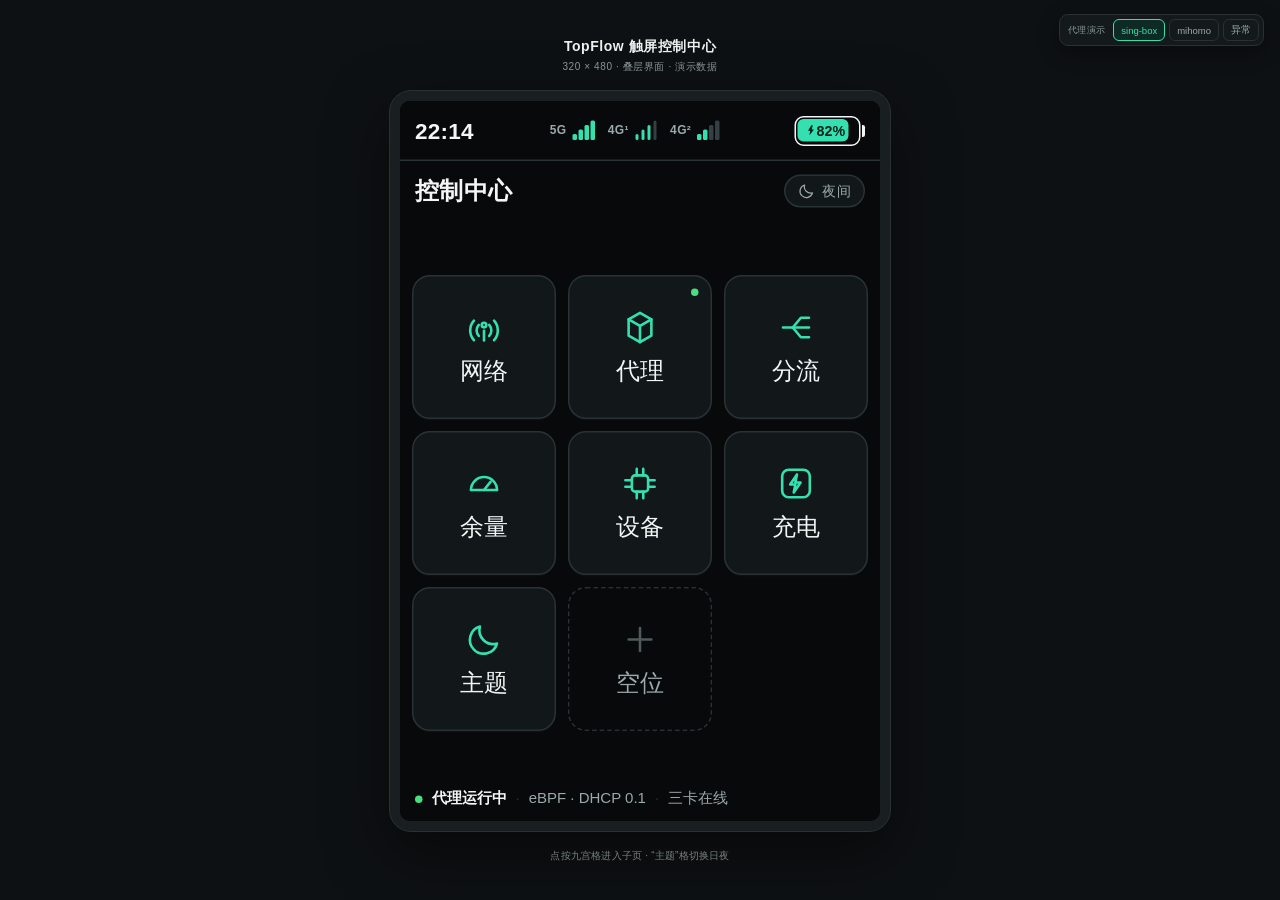
<file: docs/design/touchui-prototype-2026-11-07/index.html>
<!doctype html>
<html lang="zh-CN" data-screen-theme="night"><head>
<meta charset="utf-8">
<meta name="viewport" content="width=device-width, initial-scale=1">
<title>TopFlow 触屏控制中心 · 320×480</title>
<script>
  try {
    var savedTheme = localStorage.getItem("topflow-screen-theme");
    document.documentElement.dataset.screenTheme = savedTheme === "day" ? "day" : "night";
  } catch (error) {
    document.documentElement.dataset.screenTheme = "night";
  }
</script>
<style>
@layer od-layout {
  [hidden]:not([hidden="until-found" i]) { display: none !important; }
  dialog:not([open]) { display: none !important; }

  :where(.od-stack,.od-row,.od-row-top,.od-cluster,.od-grid,.od-field,.od-stat,.od-cell,.od-tile) > :where(*) { min-width: 0; }

  .od-stack   { display: flex; flex-direction: column; gap: var(--od-gap, 8px); }
  .od-row     { display: flex; align-items: center; gap: var(--od-gap, 8px); }
  .od-row-top { display: flex; align-items: flex-start; gap: var(--od-gap, 8px); }
  .od-cluster { display: flex; flex-wrap: wrap; align-items: center; gap: var(--od-gap, 8px); }
  .od-fill    { flex: 1 1 0; min-width: 0; }
  .od-fixed   { flex: none; }
  .od-grid    { display: grid; gap: var(--od-gap, 12px); grid-template-columns: repeat(var(--od-cols, 3), minmax(0, 1fr)); }

  .od-stat, .od-field, .od-cell { display: grid; gap: var(--od-gap, 2px); }
  :where(.od-stat,.od-field,.od-cell) > :where(*) { display: block; }
  .od-tile { display: grid; grid-template-rows: auto 1fr; }
  :where(.od-tile) > :where(*) { display: block; }

  .od-media { display: block; width: 100%; height: auto; aspect-ratio: var(--od-ratio, auto); }
  .od-media-cover { object-fit: cover; }

  .od-icon { display: inline-block; inline-size: var(--od-icon-size, 1em); block-size: var(--od-icon-size, 1em); flex: none; }

  .od-truncate { display: block; max-width: 100%; overflow: hidden; white-space: nowrap; text-overflow: ellipsis; }
  .od-clamp-2, .od-clamp-3 { display: -webkit-box; -webkit-box-orient: vertical; overflow: hidden; overflow-wrap: anywhere; }
  .od-clamp-2 { -webkit-line-clamp: 2; }
  .od-clamp-3 { -webkit-line-clamp: 3; }
  .od-lines-2 { min-height: calc(2 * 1.4em); }
  .od-nowrap  { white-space: nowrap; }
  .od-keep    { word-break: keep-all; overflow-wrap: anywhere; }

  .od-screen { display: grid; grid-template-rows: auto minmax(0, 1fr) auto; height: 100%; }
  .od-scroll { overflow-y: auto; overscroll-behavior: contain; min-height: 0; }

  .od-rail { display: flex; gap: var(--od-gap, 8px); overflow-x: auto; scroll-snap-type: x proximity; scrollbar-width: none;
             padding-inline: var(--od-rail-pad, 16px); scroll-padding-inline: var(--od-rail-pad, 16px); }
  .od-rail::-webkit-scrollbar { display: none; }
  :where(.od-rail) > :where(*) { flex: none; scroll-snap-align: start; }
  :where(.od-rail) > :where(:last-child) { margin-inline-end: var(--od-rail-pad, 16px); }

  .od-spacer { flex: none; visibility: hidden; pointer-events: none; }
  .od-touch  { min-width: 44px; min-height: 44px; }
}
:root [hidden]:where(:not([hidden="until-found" i])) { display: none; }

*, *::before, *::after { box-sizing: border-box; }
html, body { min-height: 100%; }
body {
  margin: 0;
  background: #0E1113;
  color: #E8ECEB;
  font-family: "Noto Sans SC", "Source Han Sans SC", "PingFang SC", "Microsoft YaHei", sans-serif;
  -webkit-font-smoothing: antialiased;
  text-rendering: optimizeLegibility;
}
button { font: inherit; }

.stage {
  min-height: 100vh;
  display: flex;
  flex-direction: column;
  align-items: center;
  justify-content: center;
  gap: 16px;
  padding: 24px 16px;
}
.stage-head { text-align: center; }
.stage-title {
  font-size: 14px;
  font-weight: 600;
  letter-spacing: 0.04em;
  color: #EDF1F0;
}
.stage-meta {
  margin-top: 4px;
  font-size: 10px;
  letter-spacing: 0.06em;
  color: #8E9A98;
}
.device-wrap {
  padding: 10px;
  border-radius: 22px;
  background: #191E20;
  border: 1px solid #2A3133;
  box-shadow: 0 22px 60px rgba(0, 0, 0, 0.5);
}
.screen-holder {
  position: relative;
  width: calc(320px * var(--scale, 1.5));
  height: calc(480px * var(--scale, 1.5));
  overflow: hidden;
  border-radius: 10px;
  background: #07090A;
}
.stage-foot {
  font-size: 10px;
  line-height: 1.5;
  letter-spacing: 0.02em;
  color: #77817F;
  text-align: center;
}
.stage-demo {
  position: fixed;
  top: 14px;
  right: 16px;
  z-index: 30;
  display: flex;
  align-items: center;
  gap: 4px;
  padding: 4px;
  border: 1px solid #2A3133;
  border-radius: 9px;
  background: #14191B;
  box-shadow: 0 6px 20px rgba(0, 0, 0, 0.4);
}
.stage-demo-label {
  padding: 0 4px;
  font-size: 9px;
  letter-spacing: 0.04em;
  color: #8E9A98;
}
.stage-demo button {
  height: 22px;
  padding: 0 7px;
  border: 1px solid #2A3133;
  border-radius: 6px;
  background: transparent;
  color: #9BA9AA;
  font-size: 9.5px;
  cursor: pointer;
}
.stage-demo button[aria-pressed="true"] {
  border-color: #35E0B0;
  background: #0E2A25;
  color: #35E0B0;
}
@media (max-width: 560px) {
  .stage-demo { top: 8px; right: 8px; }
  .stage-demo-label { display: none; }
}

/* Product surface: 320 x 480 logical screen */
.screen {
  --bg: #07090A;
  --card: #12171A;
  --card-2: #1A2124;
  --border: #293336;
  --text: #F2F6F5;
  --muted: #9BA9AA;
  --accent: #35E0B0;
  --accent-ink: #06201A;
  --accent-soft: #0E2A25;
  --ok: #4ADE80;
  --ok-soft: #10281D;
  --warn: #F5C451;
  --warn-soft: #2A2310;
  --danger: #FF7B72;
  --danger-soft: #2C1414;
  --track: #334044;
  --scrim: rgba(0, 0, 0, 0.58);
  --toast-bg: #1A2124;
  --toast-text: #F2F6F5;
  --shadow: 0 1px 0 rgba(255, 255, 255, 0.02);
  position: absolute;
  top: 0;
  left: 0;
  width: 320px;
  height: 480px;
  display: flex;
  flex-direction: column;
  overflow: hidden;
  transform: scale(var(--scale, 1.5));
  transform-origin: top left;
  background: var(--bg);
  color: var(--text);
  font-size: 12px;
  line-height: 1.4;
  color-scheme: dark;
  font-variant-numeric: tabular-nums;
}
:root[data-screen-theme="day"] .screen {
  --bg: #E9EEF0;
  --card: #F7FAFA;
  --card-2: #DDE5E6;
  --border: #C6D2D3;
  --text: #0C1416;
  --muted: #4E5F62;
  --accent: #0B6E63;
  --accent-ink: #F7FAFA;
  --accent-soft: #D2E7E2;
  --ok: #0B6B45;
  --ok-soft: #DDEEE5;
  --warn: #7A4F00;
  --warn-soft: #F3E7C8;
  --danger: #B3261E;
  --danger-soft: #F6DEDB;
  --track: #C6D2D3;
  --scrim: rgba(12, 20, 22, 0.32);
  --toast-bg: #0C1416;
  --toast-text: #F7FAFA;
  --shadow: 0 1px 2px rgba(12, 20, 22, 0.06);
  color-scheme: light;
}

.screen,
.statusbar,
.tile,
.panel,
.hero,
.page-head,
.btn,
.chip,
.seg,
.tabs,
.theme-pill,
.badge,
.confirm,
.toast,
.battery-bar,
.w-bar,
.home-status {
  transition: background-color 0.2s ease, color 0.2s ease, border-color 0.2s ease, box-shadow 0.2s ease;
}

button:focus { outline: none; }
button:focus-visible,
[tabindex]:focus-visible {
  outline: 2px solid var(--accent);
  outline-offset: 2px;
}

/* Status bar */
.statusbar {
  flex: none;
  height: 40px;
  padding: 0 10px;
  display: flex;
  align-items: center;
  gap: 10px;
  border-bottom: 1px solid var(--border);
  background: var(--bg);
}
.clock {
  flex: none;
  width: 40px;
  font-size: 15px;
  font-weight: 600;
  letter-spacing: 0.01em;
  font-variant-numeric: tabular-nums;
  white-space: nowrap;
}
.sigs {
  flex: 1;
  min-width: 0;
  display: flex;
  align-items: center;
  justify-content: center;
  gap: 9px;
}
.sig {
  display: flex;
  align-items: center;
  gap: 4px;
  flex: none;
}
.sig-label {
  font-size: 8px;
  font-weight: 600;
  letter-spacing: 0.03em;
  line-height: 1;
  color: var(--muted);
  white-space: nowrap;
}
.sig-bars {
  display: flex;
  align-items: flex-end;
  gap: 1.5px;
  height: 13px;
}
.sig-bars i {
  display: block;
  width: 2.5px;
  border-radius: 1px;
  background: var(--track);
}
.sig-bars i:nth-child(1) { height: 4px; }
.sig-bars i:nth-child(2) { height: 7px; }
.sig-bars i:nth-child(3) { height: 10px; }
.sig-bars i:nth-child(4) { height: 13px; }
.sig-bars i.on { background: var(--accent); }
.battery {
  flex: none;
  display: inline-flex;
  align-items: center;
  gap: 1px;
  color: var(--text);
}
.battery-shell {
  position: relative;
  width: 44px;
  height: 20px;
  display: inline-flex;
  align-items: center;
  overflow: hidden;
  border: 1.5px solid currentColor;
  border-radius: 6px;
  background: var(--bg);
}
.battery-fill {
  position: absolute;
  top: 1.5px;
  bottom: 1.5px;
  left: 1.5px;
  width: 82%;
  border-radius: 4px;
  background: var(--accent);
}
.battery-readout {
  position: absolute;
  inset: 0;
  z-index: 1;
  display: flex;
  align-items: center;
  justify-content: center;
  gap: 1.5px;
  color: var(--accent-ink);
}
.battery-bolt {
  width: 4px;
  height: 7px;
  flex: none;
  fill: currentColor;
}
.battery-pct {
  font-size: 9.5px;
  font-weight: 700;
  line-height: 1;
  letter-spacing: 0;
  font-variant-numeric: tabular-nums;
  white-space: nowrap;
}
.battery-tip {
  width: 2.5px;
  height: 8px;
  border-radius: 0 1.5px 1.5px 0;
  background: currentColor;
}

/* Home */
.screen-body {
  position: relative;
  flex: 1;
  min-height: 0;
  display: flex;
  flex-direction: column;
}
.home,
.page {
  flex: 1 1 auto;
  min-height: 0;
  display: flex;
  flex-direction: column;
  animation: page-in 0.18s ease-out;
}
.home { padding: 0 8px; }
.home-head {
  flex: none;
  height: 40px;
  padding: 0 2px;
  display: flex;
  align-items: center;
  justify-content: space-between;
  gap: 8px;
}
.home-title {
  margin: 0;
  font-size: 16px;
  font-weight: 650;
  letter-spacing: 0.02em;
  line-height: 1.2;
}
.theme-pill {
  display: inline-flex;
  align-items: center;
  gap: 4px;
  height: 22px;
  padding: 0 8px;
  border: 1px solid var(--border);
  border-radius: 11px;
  background: var(--card);
  color: var(--muted);
  font-size: 9.5px;
  line-height: 1;
  white-space: nowrap;
}
.pill-glyph { --od-icon-size: 12px; }
.icon-sun { display: none; }
:root[data-screen-theme="day"] .icon-sun { display: inline-block; }
:root[data-screen-theme="day"] .icon-moon { display: none; }
.theme-word-day { display: none; }
:root[data-screen-theme="day"] .theme-word-day { display: inline; }
:root[data-screen-theme="day"] .theme-word-night { display: none; }

.grid {
  flex: none;
  display: grid;
  grid-template-columns: repeat(3, 96px);
  grid-auto-rows: 96px;
  gap: 8px;
  justify-content: center;
  margin-top: 36px;
}
.tile {
  position: relative;
  display: flex;
  flex-direction: column;
  align-items: center;
  justify-content: center;
  gap: 7px;
  padding: 0;
  border: 1px solid var(--border);
  border-radius: 12px;
  background: var(--card);
  color: var(--text);
  box-shadow: var(--shadow);
  cursor: pointer;
  -webkit-tap-highlight-color: transparent;
  transition: background-color 0.18s ease, color 0.18s ease, border-color 0.18s ease, transform 0.12s ease, box-shadow 0.18s ease;
}
.tile:active { transform: scale(0.985); }
.tile-glyph {
  --od-icon-size: 26px;
  color: var(--accent);
}
.tile-name {
  display: block;
  font-size: 16px;
  font-weight: 550;
  line-height: 1.15;
  letter-spacing: 0.01em;
  white-space: nowrap;
}
.tile-dot {
  position: absolute;
  top: 8px;
  right: 8px;
  width: 5px;
  height: 5px;
  border-radius: 50%;
  background: var(--ok);
}
.tile-dot.is-muted { background: var(--muted); }
.tile-dot.is-warn { background: var(--warn); }
.tile-dot.is-danger { background: var(--danger); }
.tile.is-disabled {
  cursor: default;
  background: var(--card-2);
  border-style: dashed;
  box-shadow: none;
  color: var(--muted);
}
.tile.is-disabled .tile-glyph { color: var(--muted); opacity: 0.7; }
.tile.is-disabled:active { transform: none; }
.tile-tag {
  display: block;
  padding: 3px 5px;
  border: 1px solid var(--border);
  border-radius: 6px;
  background: var(--bg);
  color: var(--muted);
  font-size: 8.5px;
  line-height: 1;
  letter-spacing: 0.02em;
  white-space: nowrap;
}
.tile.is-empty {
  display: flex;
  border: 1px dashed var(--border);
  background: transparent;
  box-shadow: none;
  color: var(--muted);
  cursor: default;
}
.tile.is-empty .tile-glyph { color: var(--muted); opacity: 0.5; }
.tile.is-empty .tile-name { font-weight: 400; }
.tile.is-empty:active { transform: none; }

.home-status {
  margin-top: auto;
  padding: 0 2px 8px;
  display: flex;
  align-items: center;
  gap: 6px;
  font-size: 10px;
  color: var(--muted);
  white-space: nowrap;
}
.home-status .dot { width: 5px; height: 5px; }
.home-status .sep { color: var(--border); }
.status-strong { color: var(--text); font-weight: 600; }

/* Shared marks */
.dot {
  width: 6px;
  height: 6px;
  flex: none;
  border-radius: 50%;
  background: var(--ok);
}
.dot.is-muted { background: var(--muted); }
.dot.is-warn { background: var(--warn); }
.dot.is-danger { background: var(--danger); }
.badge {
  display: inline-flex;
  align-items: center;
  height: 18px;
  padding: 0 6px;
  border-radius: 9px;
  font-size: 9.5px;
  font-weight: 600;
  line-height: 1;
  white-space: nowrap;
}
.badge.ok { background: var(--ok-soft); color: var(--ok); }
.badge.warn { background: var(--warn-soft); color: var(--warn); }
.badge.danger { background: var(--danger-soft); color: var(--danger); }
.badge.soft { background: var(--accent-soft); color: var(--accent); }
.badge.neutral { background: var(--card-2); color: var(--muted); }

/* Pages */
.page { background: var(--bg); }
.page-head {
  flex: none;
  height: 44px;
  padding: 0 6px 0 2px;
  display: flex;
  align-items: center;
  gap: 2px;
  border-bottom: 1px solid var(--border);
  background: var(--bg);
}
.back {
  width: 44px;
  height: 44px;
  flex: none;
  display: grid;
  place-items: center;
  border: 0;
  border-radius: 10px;
  background: transparent;
  color: var(--text);
  cursor: pointer;
}
.nav-glyph { --od-icon-size: 20px; }
.page-title {
  margin: 0;
  font-size: 16px;
  font-weight: 650;
  letter-spacing: 0.02em;
  line-height: 1.2;
  white-space: nowrap;
}
.page-title:focus { outline: none; }
.head-tag {
  margin-left: auto;
  display: inline-flex;
  align-items: center;
  height: 20px;
  padding: 0 7px;
  border: 1px solid var(--border);
  border-radius: 10px;
  background: var(--card);
  color: var(--muted);
  font-size: 9.5px;
  line-height: 1;
  white-space: nowrap;
}
.head-tag.is-ok { color: var(--ok); }
.head-tag.is-warn { color: var(--warn); }
.head-tag.is-muted { color: var(--muted); }
.head-tag.is-danger { color: var(--danger); }
.head-action {
  margin-left: auto;
  min-width: 44px;
  height: 44px;
  padding: 0 6px;
  border: 0;
  border-radius: 10px;
  background: transparent;
  color: var(--accent);
  font-size: 11px;
  font-weight: 600;
  cursor: pointer;
  white-space: nowrap;
}
.head-action:disabled { color: var(--muted); cursor: default; }
.page-scroll {
  flex: 1 1 auto;
  min-height: 0;
  overflow-y: auto;
  overflow-x: hidden;
  overscroll-behavior: contain;
  padding: 10px 10px 20px;
  display: flex;
  flex-direction: column;
  gap: 10px;
  scrollbar-width: none;
}
.page-scroll::-webkit-scrollbar { width: 0; height: 0; }
.page-scroll > * { flex: none; }

.panel {
  background: var(--card);
  border: 1px solid var(--border);
  border-radius: 12px;
  box-shadow: var(--shadow);
  padding: 10px 12px;
}
.summary {
  display: flex;
  align-items: flex-end;
  justify-content: space-between;
  gap: 10px;
  padding: 12px;
}
.kicker {
  display: block;
  margin-bottom: 2px;
  font-size: 9.5px;
  letter-spacing: 0.04em;
  color: var(--muted);
}
.big {
  font-size: 26px;
  font-weight: 650;
  line-height: 1.05;
  letter-spacing: -0.01em;
  font-variant-numeric: tabular-nums;
  white-space: nowrap;
}
.big .unit {
  margin-left: 2px;
  font-size: 11px;
  font-weight: 500;
  color: var(--muted);
}
.chart-block { display: flex; flex-direction: column; gap: 4px; }
.chart-head {
  display: flex;
  align-items: center;
  justify-content: space-between;
  gap: 8px;
  font-size: 9.5px;
  color: var(--muted);
}
.spark {
  display: block;
  width: 100%;
  height: 54px;
}
.spark-grid {
  stroke: var(--border);
  stroke-width: 1;
  stroke-dasharray: 2 4;
  opacity: 0.7;
}
.spark-area { fill: var(--accent-soft); opacity: 0.7; }
.spark-line {
  fill: none;
  stroke: var(--accent);
  stroke-width: 1.6;
  stroke-linecap: round;
  stroke-linejoin: round;
}
.spark-dot { fill: var(--accent); }

.net-list { display: grid; gap: 8px; }
.net-card { padding: 10px; }
.net-head {
  display: flex;
  align-items: center;
  justify-content: space-between;
  gap: 8px;
  margin-bottom: 8px;
}
.net-name {
  font-size: 14px;
  font-weight: 650;
  letter-spacing: 0.01em;
  white-space: nowrap;
}
.net-metrics {
  display: grid;
  grid-template-columns: 1fr 1fr;
  gap: 7px 10px;
}
.metric { display: grid; gap: 1px; min-width: 0; }
.metric-label {
  font-size: 9px;
  letter-spacing: 0.02em;
  color: var(--muted);
}
.metric-value {
  font-size: 12px;
  font-weight: 550;
  white-space: nowrap;
}
.weight-line {
  margin-top: 8px;
  padding-top: 7px;
  border-top: 1px solid var(--border);
  display: flex;
  align-items: center;
  justify-content: space-between;
  gap: 8px;
  font-size: 9.5px;
  color: var(--muted);
}

.hero {
  background: var(--card);
  border: 1px solid var(--border);
  border-radius: 12px;
  box-shadow: var(--shadow);
  padding: 12px;
}
.hero-top {
  display: flex;
  align-items: center;
  gap: 6px;
  min-width: 0;
}
.hero-state {
  font-size: 15px;
  font-weight: 650;
  white-space: nowrap;
}
.hero-top .badge { margin-left: auto; }
.hero-sub {
  margin-top: 4px;
  font-size: 10.5px;
  line-height: 1.5;
  color: var(--muted);
}
.status-list { padding: 4px 12px 2px; }
.stat-row {
  display: flex;
  align-items: center;
  justify-content: space-between;
  gap: 12px;
  min-height: 33px;
}
.status-list .stat-row + .stat-row { border-top: 1px solid var(--border); }
.stat-label {
  font-size: 11px;
  color: var(--muted);
  white-space: nowrap;
}
.stat-value {
  font-size: 12.5px;
  font-weight: 550;
  text-align: right;
  font-variant-numeric: tabular-nums;
  white-space: nowrap;
}
.ok-text { color: var(--ok); }
.warn-text { color: var(--warn); }
.danger-text { color: var(--danger); }

.action-row {
  display: grid;
  grid-template-columns: 1fr 1fr;
  gap: 8px;
}
.btn {
  min-height: 44px;
  padding: 0 10px;
  border: 1px solid var(--border);
  border-radius: 10px;
  background: var(--card);
  color: var(--text);
  font-size: 12px;
  font-weight: 600;
  line-height: 1.2;
  cursor: pointer;
  transition: background-color 0.18s ease, color 0.18s ease, border-color 0.18s ease, transform 0.12s ease;
}
.btn:active:not(:disabled) { transform: scale(0.99); }
.btn-primary {
  background: var(--accent);
  border-color: var(--accent);
  color: var(--accent-ink);
}
.btn-danger {
  background: var(--danger-soft);
  border-color: var(--danger);
  color: var(--danger);
}
.btn-ghost {
  background: var(--card);
  color: var(--text);
  border-color: var(--border);
}
.btn:disabled {
  background: var(--card-2);
  border-color: var(--border);
  color: var(--muted);
  cursor: not-allowed;
}
.btn-block { width: 100%; }
.hint {
  margin: 0;
  font-size: 10.5px;
  line-height: 1.55;
  color: var(--muted);
}

/* Proxy page: one page, two engines */
.proxy-body { gap: 7px; padding: 8px 10px 12px; }
.proxy-summary { padding: 9px 11px 7px; }
.proxy-sub { margin-top: 3px; font-size: 10px; line-height: 1.4; color: var(--muted); }
.proxy-fields {
  margin-top: 6px;
  padding-top: 6px;
  border-top: 1px solid var(--border);
  display: grid;
  grid-template-columns: minmax(0, 1fr) minmax(0, 1fr);
  gap: 0 10px;
}
.field {
  display: flex;
  align-items: baseline;
  gap: 5px;
  min-width: 0;
  min-height: 21px;
}
.field-label { flex: none; font-size: 9.5px; color: var(--muted); white-space: nowrap; }
.field-value {
  min-width: 0;
  font-size: 11.5px;
  font-weight: 550;
  white-space: nowrap;
  overflow: hidden;
  text-overflow: ellipsis;
}
.proxy-traffic { padding: 6px 11px; }
.traffic-row {
  display: flex;
  align-items: center;
  gap: 8px;
  min-height: 19px;
}
.traffic-row + .traffic-row { border-top: 1px solid var(--border); }
.traffic-label { flex: none; width: 30px; font-size: 9.5px; color: var(--muted); }
.traffic-value { font-size: 11px; font-weight: 550; font-variant-numeric: tabular-nums; white-space: nowrap; }
.traffic-value.up { margin-left: auto; color: var(--muted); }
.proxy-actions .btn { min-height: 44px; font-size: 11.5px; }
.sub-stats {
  display: grid;
  grid-template-columns: repeat(3, minmax(0, 1fr));
  padding: 4px 10px;
  border: 1px solid var(--border);
  border-radius: 10px;
  background: var(--card);
  box-shadow: var(--shadow);
}
.sub-stats > div {
  display: flex;
  align-items: baseline;
  gap: 4px;
  min-width: 0;
  min-height: 18px;
}
.sub-stats > div + div { border-left: 1px solid var(--border); padding-left: 9px; }
.sub-stat-label { font-size: 9px; color: var(--muted); white-space: nowrap; }
.sub-stat-value { font-size: 11px; font-weight: 600; white-space: nowrap; }
.engine-switch { display: flex; flex-direction: column; gap: 4px; }
.engine-switch-head { display: flex; align-items: baseline; justify-content: space-between; gap: 8px; }
.engine-switch-title { font-size: 10px; font-weight: 600; color: var(--text); }
.engine-switch-note { font-size: 9px; color: var(--muted); text-align: right; white-space: nowrap; }
.engine-switch-actions { display: grid; grid-template-columns: minmax(0, 1fr) minmax(0, 1fr); gap: 8px; }
.engine-switch-actions .btn { min-height: 40px; font-size: 11px; }
.engine-switch-actions .btn:not(:disabled) { border-color: var(--accent); color: var(--accent); }
.proxy-body .hint { font-size: 9.5px; line-height: 1.4; }
.proxy-updated {
  display: flex;
  align-items: center;
  justify-content: space-between;
  gap: 8px;
  font-size: 8.5px;
  color: var(--muted);
}
.proxy-updated span:last-child {
  min-width: 0;
  overflow: hidden;
  text-overflow: ellipsis;
  white-space: nowrap;
  text-align: right;
}

.seg {
  display: grid;
  grid-template-columns: repeat(3, minmax(0, 1fr));
  gap: 4px;
  padding: 4px;
  border: 1px solid var(--border);
  border-radius: 12px;
  background: var(--card-2);
}
.seg button {
  min-height: 44px;
  padding: 0 4px;
  border: 1px solid transparent;
  border-radius: 8px;
  background: transparent;
  color: var(--muted);
  font-size: 11px;
  font-weight: 500;
  line-height: 1.2;
  cursor: pointer;
  white-space: nowrap;
}
.seg button[aria-pressed="true"] {
  background: var(--card);
  border-color: var(--border);
  color: var(--text);
  box-shadow: var(--shadow);
  font-weight: 650;
}
.weight-title {
  margin: 0 0 6px;
  font-size: 9.5px;
  letter-spacing: 0.04em;
  color: var(--muted);
}
.weight-group + .weight-group {
  margin-top: 8px;
  padding-top: 8px;
  border-top: 1px solid var(--border);
}
.weight-group-head {
  display: flex;
  align-items: center;
  justify-content: space-between;
  gap: 8px;
  margin-bottom: 4px;
  font-size: 10px;
  color: var(--muted);
}
.w-item {
  display: grid;
  grid-template-columns: 34px minmax(0, 1fr) 18px;
  align-items: center;
  gap: 6px;
  min-height: 16px;
}
.w-label {
  font-size: 9.5px;
  color: var(--muted);
  white-space: nowrap;
}
.w-bar {
  height: 4px;
  overflow: hidden;
  border-radius: 2px;
  background: var(--track);
}
.w-bar i {
  display: block;
  height: 100%;
  border-radius: 2px;
  background: var(--accent);
}
.w-val {
  font-size: 9.5px;
  text-align: right;
  color: var(--text);
  font-variant-numeric: tabular-nums;
}
.pool-group + .pool-group {
  margin-top: 10px;
  padding-top: 10px;
  border-top: 1px solid var(--border);
}
.pool-head {
  display: flex;
  align-items: center;
  justify-content: space-between;
  gap: 8px;
}
.pool-name { font-size: 12px; font-weight: 650; }
.pool-sum {
  font-size: 9.5px;
  color: var(--muted);
  text-align: right;
}
.chips {
  display: grid;
  grid-template-columns: repeat(3, minmax(0, 1fr));
  gap: 6px;
  margin-top: 7px;
}
.chip {
  min-height: 44px;
  padding: 0 4px;
  border: 1px solid var(--border);
  border-radius: 9px;
  background: var(--card);
  color: var(--muted);
  font-size: 11px;
  font-weight: 500;
  cursor: pointer;
  white-space: nowrap;
}
.chip[aria-pressed="true"] {
  background: var(--accent-soft);
  border-color: var(--accent);
  color: var(--accent);
  font-weight: 650;
}
.custom-foot {
  margin-top: 10px;
  display: flex;
  flex-direction: column;
  gap: 8px;
}

.tabs {
  display: grid;
  grid-template-columns: 1fr 1fr;
  gap: 4px;
  padding: 4px;
  border: 1px solid var(--border);
  border-radius: 12px;
  background: var(--card-2);
}
.tabs button {
  min-height: 44px;
  padding: 0 4px;
  border: 1px solid transparent;
  border-radius: 8px;
  background: transparent;
  color: var(--muted);
  font-size: 12px;
  font-weight: 550;
  cursor: pointer;
  white-space: nowrap;
}
.tabs button[aria-selected="true"] {
  background: var(--card);
  border-color: var(--border);
  color: var(--text);
  box-shadow: var(--shadow);
  font-weight: 650;
}

/* Device page: hero + four tabs + pinned diagnostics */
.device-main {
  flex: 1 1 auto;
  min-height: 0;
  display: flex;
  flex-direction: column;
}
.device-top {
  flex: none;
  padding: 6px 8px 0;
  display: flex;
  flex-direction: column;
  gap: 6px;
}
.device-hero { padding: 7px 12px 6px; }
.device-tabs { grid-template-columns: repeat(4, minmax(0, 1fr)); }
.device-tabs button { min-height: 38px; padding: 0 2px; font-size: 11.5px; }
.device-content {
  flex: 1 1 auto;
  min-height: 0;
  overflow-y: auto;
  overflow-x: hidden;
  overscroll-behavior: contain;
  padding: 6px 8px 8px;
  display: flex;
  flex-direction: column;
  gap: 8px;
  scrollbar-width: none;
}
.device-content::-webkit-scrollbar { width: 0; height: 0; }
.device-panel { display: flex; flex-direction: column; gap: 8px; }
.device-panel[hidden] { display: none; }
.device-card-head {
  display: flex;
  align-items: center;
  justify-content: space-between;
  gap: 8px;
  margin-bottom: 4px;
}
.device-card-title { font-size: 11px; font-weight: 600; color: var(--text); }
.device-state { font-size: 9.5px; color: var(--muted); white-space: nowrap; }
.device-mini {
  min-height: 32px;
  padding: 0 9px;
  border-radius: 8px;
  background: var(--card-2);
  font-size: 9.5px;
}
.device-choice-grid {
  display: grid;
  grid-template-columns: 1fr 1fr;
  gap: 6px;
}
.device-choice-row {
  display: grid;
  grid-template-columns: repeat(3, minmax(0, 1fr));
  gap: 6px;
}
.device-choice {
  min-height: 36px;
  padding: 0 4px;
  border-radius: 9px;
  font-size: 11px;
}
.device-choice[aria-pressed="true"],
.device-choice[aria-pressed="true"]:hover {
  background: var(--accent-soft);
  border-color: var(--accent);
  color: var(--accent);
  font-weight: 650;
}
.device-hint { margin-top: 6px; font-size: 9px; line-height: 1.45; }
.device-band { grid-template-columns: 1fr 1fr; }
.device-band button { min-height: 36px; }
.device-setting-row {
  display: flex;
  align-items: center;
  justify-content: space-between;
  gap: 10px;
  min-height: 38px;
}
.device-setting-row + .device-setting-row { border-top: 1px solid var(--border); }
.device-setting-label { font-size: 11px; color: var(--muted); }
.stepper { display: flex; align-items: center; gap: 4px; flex: none; }
.step-btn {
  width: 32px;
  min-height: 32px;
  padding: 0;
  border-radius: 8px;
  background: var(--card-2);
  font-size: 15px;
  line-height: 1;
}
.step-btn:disabled { opacity: 0.45; }
.step-value {
  min-width: 44px;
  text-align: center;
  font-size: 11.5px;
  font-weight: 600;
  font-variant-numeric: tabular-nums;
  white-space: nowrap;
}
.device-actions {
  display: grid;
  grid-template-columns: 1fr 1fr;
  gap: 8px;
  margin-top: 6px;
}
.device-actions .btn { min-height: 38px; }
.device-foot {
  flex: none;
  padding: 6px 8px;
  border-top: 1px solid var(--border);
  background: var(--bg);
}
.device-foot .btn { min-height: 40px; }
.device-live { padding: 9px 12px 10px; }
.device-live-head { display: flex; align-items: center; justify-content: space-between; gap: 8px; }
.device-live-label { font-size: 10px; font-weight: 600; color: var(--text); }
.device-live-note { font-size: 9px; color: var(--muted); }
.device-live-values {
  display: grid;
  grid-template-columns: 1fr 1fr;
  gap: 8px;
  margin-top: 6px;
}
.live-item { min-width: 0; }
.live-item + .live-item { border-left: 1px solid var(--border); padding-left: 10px; }
.live-dir { display: block; font-size: 9px; color: var(--muted); }
.live-num {
  margin-top: 1px;
  font-size: 22px;
  font-weight: 650;
  line-height: 1.1;
  font-variant-numeric: tabular-nums;
  white-space: nowrap;
}
.live-unit { margin-left: 2px; font-size: 9.5px; font-weight: 500; color: var(--muted); }
.live-item.is-up .live-num { color: var(--muted); }
.device-summary { padding: 0 12px; }
.device-sum-grid { display: grid; grid-template-columns: repeat(3, minmax(0, 1fr)); }
.device-sum-col { min-width: 0; padding: 8px 0; }
.device-sum-col + .device-sum-col { border-left: 1px solid var(--border); padding-left: 9px; }
.device-sum-title { margin-bottom: 4px; font-size: 9px; color: var(--muted); }
.device-sum-line {
  display: flex;
  align-items: baseline;
  justify-content: space-between;
  gap: 3px;
  font-size: 10px;
  line-height: 1.55;
  font-variant-numeric: tabular-nums;
}
.device-sum-line span:first-child { width: 8px; color: var(--muted); }
.device-sum-line span:last-child { font-weight: 550; }
.device-sum-line.is-up { color: var(--muted); }
.device-sum-line.is-up span:last-child { font-weight: 500; }

/* Cooling curve page */
.cooling-main {
  flex: 1 1 auto;
  min-height: 0;
  padding: 8px 8px 6px;
  display: flex;
  flex-direction: column;
  gap: 8px;
}
.cooling-mode { grid-template-columns: 1fr 1fr; }
.cooling-mode button { min-height: 34px; font-size: 11.5px; }
.cooling-chart { padding: 10px 12px 6px; }
.cooling-graph { display: block; width: 100%; height: 92px; }
.curve-line {
  fill: none;
  stroke: var(--text);
  stroke-width: 1.6;
  stroke-linecap: round;
  stroke-linejoin: round;
}
.curve-axis,
.curve-tick { stroke: var(--border); stroke-width: 1; }
.curve-marker circle { fill: var(--accent); }
.curve-marker line {
  stroke: var(--accent);
  stroke-width: 1;
  stroke-dasharray: 2 3;
  opacity: 0.55;
}
.cooling-axis {
  display: flex;
  justify-content: space-between;
  margin-top: 1px;
  font-size: 9px;
  color: var(--muted);
  font-variant-numeric: tabular-nums;
}
.cooling-summary {
  margin-top: 3px;
  text-align: center;
  font-size: 9.5px;
  line-height: 1.35;
  color: var(--muted);
  font-variant-numeric: tabular-nums;
}
.cooling-content {
  flex: 1 1 auto;
  min-height: 0;
  overflow-y: auto;
  overflow-x: hidden;
  overscroll-behavior: contain;
  padding-bottom: 2px;
  scrollbar-width: none;
}
.cooling-content::-webkit-scrollbar { width: 0; height: 0; }
.cooling-panel { display: flex; flex-direction: column; gap: 6px; }
.cooling-panel[hidden] { display: none; }
.cooling-stock { padding: 8px 10px; }
.cooling-table-head,
.cooling-table-row {
  display: flex;
  align-items: center;
  justify-content: space-between;
  gap: 12px;
  min-height: 30px;
}
.cooling-table-head {
  min-height: 24px;
  font-size: 9.5px;
  color: var(--muted);
}
.cooling-table-row { font-size: 12px; font-variant-numeric: tabular-nums; }
.cooling-table-row + .cooling-table-row { border-top: 1px solid var(--border); }
.cooling-table-row span:last-child { font-weight: 600; }
.cooling-editor { padding: 8px 10px; }
.cooling-point-bar {
  display: flex;
  align-items: center;
  justify-content: space-between;
  gap: 6px;
  min-height: 28px;
}
.cooling-caption {
  font-size: 9.5px;
  color: var(--muted);
  font-variant-numeric: tabular-nums;
  white-space: nowrap;
}
.cooling-point-tools { display: flex; align-items: center; gap: 4px; }
.cooling-mini {
  min-height: 28px;
  padding: 0 7px;
  border-radius: 7px;
  font-size: 10.5px;
  font-weight: 600;
}
.cooling-mini-arrow { font-size: 14px; }
.cooling-mini:disabled { opacity: 0.45; }
.cooling-setting {
  display: flex;
  align-items: center;
  justify-content: space-between;
  gap: 10px;
  min-height: 36px;
  border-top: 1px solid var(--border);
}
.cooling-setting-label { font-size: 11px; color: var(--muted); }
.cooling-stepper { display: flex; align-items: center; gap: 4px; }
.cooling-step {
  width: 32px;
  min-height: 32px;
  padding: 0;
  border-radius: 8px;
  background: var(--card-2);
  font-size: 15px;
  line-height: 1;
}
.cooling-step:disabled { opacity: 0.45; }
.cooling-value {
  min-width: 56px;
  text-align: center;
  font-size: 15px;
  font-weight: 650;
  font-variant-numeric: tabular-nums;
  white-space: nowrap;
}
.cooling-actions {
  display: grid;
  grid-template-columns: 1fr 1fr;
  gap: 8px;
  margin-top: 6px;
}
.cooling-actions .btn { min-height: 32px; font-size: 11px; }
.cooling-hint { margin-top: 6px; font-size: 9px; line-height: 1.4; }

.balance-panel { padding: 2px 12px; }
.bal-row {
  display: grid;
  grid-template-columns: minmax(0, 1fr) auto;
  gap: 2px 12px;
  padding: 10px 0;
}
.bal-row + .bal-row { border-top: 1px solid var(--border); }
.bal-label { font-size: 11px; color: var(--muted); }
.bal-value {
  font-size: 16px;
  font-weight: 650;
  text-align: right;
  font-variant-numeric: tabular-nums;
  white-space: nowrap;
}
.bal-sub {
  grid-column: 1 / -1;
  font-size: 9.5px;
  color: var(--muted);
}
.balance-meta {
  display: flex;
  align-items: center;
  justify-content: space-between;
  gap: 8px;
  font-size: 9.5px;
  color: var(--muted);
}

.group-title {
  margin: 0 0 4px;
  font-size: 10px;
  font-weight: 600;
  letter-spacing: 0.04em;
  color: var(--muted);
}

.charge-hero {
  padding: 16px 12px 14px;
  text-align: center;
}
.charge-icon {
  width: 44px;
  height: 44px;
  margin: 0 auto 8px;
  display: grid;
  place-items: center;
  border-radius: 50%;
  background: var(--accent-soft);
  color: var(--accent);
}
.charge-glyph { --od-icon-size: 24px; }
.charge-power {
  font-size: 34px;
  font-weight: 650;
  line-height: 1;
  letter-spacing: -0.02em;
  font-variant-numeric: tabular-nums;
  white-space: nowrap;
}
.charge-power span {
  margin-left: 3px;
  font-size: 13px;
  font-weight: 500;
  color: var(--muted);
}
.charge-state {
  margin-top: 6px;
  display: inline-flex;
  align-items: center;
  gap: 5px;
  font-size: 10.5px;
  color: var(--muted);
}
.battery-bar {
  height: 10px;
  overflow: hidden;
  border-radius: 5px;
  background: var(--track);
}
.battery-bar span {
  display: block;
  height: 100%;
  border-radius: 5px;
  background: var(--accent);
}
.battery-meta {
  display: flex;
  align-items: center;
  justify-content: space-between;
  gap: 8px;
  margin-top: 5px;
  font-size: 9.5px;
  color: var(--muted);
}

/* Feedback */
.toast {
  position: absolute;
  left: 50%;
  bottom: 14px;
  z-index: 15;
  max-width: 280px;
  padding: 9px 12px;
  border: 1px solid var(--border);
  border-radius: 10px;
  background: var(--toast-bg);
  color: var(--toast-text);
  font-size: 11px;
  line-height: 1.4;
  text-align: center;
  opacity: 0;
  visibility: hidden;
  pointer-events: none;
  transform: translate(-50%, 8px);
  transition: opacity 0.18s ease, transform 0.18s ease, visibility 0.18s ease;
}
.toast.is-visible {
  opacity: 1;
  visibility: visible;
  transform: translate(-50%, 0);
}
.sheet-scrim {
  position: absolute;
  inset: 0;
  z-index: 20;
  background: var(--scrim);
}
.confirm {
  position: absolute;
  left: 10px;
  right: 10px;
  bottom: 10px;
  z-index: 21;
  padding: 14px;
  border: 1px solid var(--border);
  border-radius: 14px;
  background: var(--card);
  box-shadow: 0 12px 32px rgba(0, 0, 0, 0.35);
}
.confirm h2 {
  margin: 0;
  font-size: 15px;
  font-weight: 650;
  line-height: 1.3;
}
.confirm p {
  margin: 6px 0 0;
  font-size: 11px;
  line-height: 1.55;
  color: var(--muted);
}
.confirm-actions {
  display: grid;
  grid-template-columns: 1fr 1fr;
  gap: 8px;
  margin-top: 12px;
}

@keyframes page-in {
  from { opacity: 0; transform: translateX(8px); }
  to { opacity: 1; transform: none; }
}

@media (hover: hover) {
  .tile:not(.is-disabled):not(.is-empty):hover {
    border-color: var(--accent);
    background: var(--card-2);
  }
  .btn-ghost:hover:not(:disabled),
  .btn:hover:not(:disabled):not(.btn-primary):not(.btn-danger) {
    background: var(--card-2);
  }
  .btn-primary:hover:not(:disabled) { border-color: var(--accent); }
  .btn-danger:hover:not(:disabled) { background: var(--danger-soft); border-color: var(--danger); }
  .back:hover, .head-action:hover:not(:disabled) { background: var(--card-2); }
  .seg button:hover:not([aria-pressed="true"]),
  .tabs button:hover:not([aria-selected="true"]) { color: var(--text); }
}

@media (prefers-reduced-motion: reduce) {
  .home, .page { animation: none; }
  .toast, .tile, .btn, .chip, .seg, .tabs, .theme-pill, .panel, .hero,
  .statusbar, .home-status, .battery-bar, .w-bar, .badge, .confirm {
    transition-duration: 0.01ms;
  }
}
</style>
</head>
<body>
<main class="stage">
  <div class="stage-head">
    <div class="stage-title">TopFlow 触屏控制中心</div>
    <div class="stage-meta">320 × 480 · 叠层界面 · 演示数据</div>
  </div>

  <div class="device-wrap">
    <div class="screen-holder">
      <div class="screen" id="screen" data-view="home">
        <header class="statusbar" aria-label="设备状态">
          <time class="clock" id="clock" datetime="">14:26</time>
          <div class="sigs">
            <div class="sig" aria-label="5G 信号 4 格，共 4 格">
              <span class="sig-label">5G</span>
              <span class="sig-bars" aria-hidden="true"><i class="on"></i><i class="on"></i><i class="on"></i><i class="on"></i></span>
            </div>
            <div class="sig" aria-label="4G#1 信号 3 格，共 4 格">
              <span class="sig-label">4G¹</span>
              <span class="sig-bars" aria-hidden="true"><i class="on"></i><i class="on"></i><i class="on"></i><i></i></span>
            </div>
            <div class="sig" aria-label="4G#2 信号 2 格，共 4 格">
              <span class="sig-label">4G²</span>
              <span class="sig-bars" aria-hidden="true"><i class="on"></i><i class="on"></i><i></i><i></i></span>
            </div>
          </div>
          <div class="battery" role="img" aria-label="电量 82%，正在充电">
            <span class="battery-shell" aria-hidden="true">
              <span class="battery-fill"></span>
              <span class="battery-readout">
                <svg class="battery-bolt" viewBox="0 0 6 10" aria-hidden="true" focusable="false">
                  <path d="M3.3 0 0 5.5h2.1L1.5 10 6 4.3H3.7L4.8 0z"></path>
                </svg>
                <span class="battery-pct">82%</span>
              </span>
            </span>
            <span class="battery-tip" aria-hidden="true"></span>
          </div>
        </header>

        <div class="screen-body">
          <section class="home" id="page-home" aria-labelledby="home-title">
            <div class="home-head">
              <h1 class="home-title" id="home-title">控制中心</h1>
              <span class="theme-pill">
                <svg class="od-icon pill-glyph icon-sun" viewBox="0 0 24 24" fill="none" stroke="currentColor" stroke-width="1.6" stroke-linecap="round" aria-hidden="true" focusable="false">
                  <circle cx="12" cy="12" r="4"></circle>
                  <path d="M12 2.5v2M12 19.5v2M2.5 12h2M19.5 12h2M5.3 5.3l1.4 1.4M17.3 17.3l1.4 1.4M18.7 5.3l-1.4 1.4M6.7 17.3l-1.4 1.4"></path>
                </svg>
                <svg class="od-icon pill-glyph icon-moon" viewBox="0 0 24 24" fill="none" stroke="currentColor" stroke-width="1.6" stroke-linecap="round" stroke-linejoin="round" aria-hidden="true" focusable="false">
                  <path d="M20 14.5A8.5 8.5 0 0 1 9.5 4a8.5 8.5 0 1 0 10.5 10.5z"></path>
                </svg>
                <span class="theme-word theme-word-night">夜间</span>
                <span class="theme-word theme-word-day">日间</span>
              </span>
            </div>

            <div class="grid" role="group" aria-label="控制中心功能">
              <button class="tile" type="button" data-page="network" aria-label="网络，打开网络仪表">
                <svg class="od-icon tile-glyph" viewBox="0 0 24 24" fill="none" stroke="currentColor" stroke-width="1.6" stroke-linecap="round" stroke-linejoin="round" aria-hidden="true" focusable="false">
                  <path d="M12 20v-6"></path>
                  <circle cx="12" cy="10.5" r="1.4"></circle>
                  <path d="M8.8 17.2a5 5 0 0 1 0-6.8"></path>
                  <path d="M5.8 19.8a9 9 0 0 1 0-12"></path>
                  <path d="M15.2 17.2a5 5 0 0 0 0-6.8"></path>
                  <path d="M18.2 19.8a9 9 0 0 0 0-12"></path>
                </svg>
                <span class="tile-name">网络</span>
              </button>

              <button class="tile" type="button" data-page="proxy" aria-label="代理，运行中">
                <svg class="od-icon tile-glyph" viewBox="0 0 24 24" fill="none" stroke="currentColor" stroke-width="1.6" stroke-linecap="round" stroke-linejoin="round" aria-hidden="true" focusable="false">
                  <path d="M12 3l7 4v10l-7 4-7-4V7l7-4z"></path>
                  <path d="M5 7l7 4 7-4"></path>
                  <path d="M12 11v10"></path>
                </svg>
                <span class="tile-name">代理</span>
                <span class="tile-dot" id="tileProxyDot" aria-hidden="true"></span>
              </button>

              <button class="tile" type="button" data-page="wanbal" aria-label="分流，打开分流设置">
                <svg class="od-icon tile-glyph" viewBox="0 0 24 24" fill="none" stroke="currentColor" stroke-width="1.6" stroke-linecap="round" stroke-linejoin="round" aria-hidden="true" focusable="false">
                  <path d="M4 12h6"></path>
                  <path d="M10 12l5-6h5"></path>
                  <path d="M10 12l5 6h5"></path>
                  <path d="M10 12h10"></path>
                </svg>
                <span class="tile-name">分流</span>
              </button>

              <button class="tile" type="button" data-page="balance" aria-label="余量，打开余量查询">
                <svg class="od-icon tile-glyph" viewBox="0 0 24 24" fill="none" stroke="currentColor" stroke-width="1.6" stroke-linecap="round" stroke-linejoin="round" aria-hidden="true" focusable="false">
                  <path d="M4 16a8 8 0 1 1 16 0"></path>
                  <path d="M12 16l4-5"></path>
                  <path d="M4 16h16"></path>
                </svg>
                <span class="tile-name">余量</span>
              </button>

              <button class="tile" type="button" data-page="device" aria-label="设备，打开设备状态">
                <svg class="od-icon tile-glyph" viewBox="0 0 24 24" fill="none" stroke="currentColor" stroke-width="1.6" stroke-linecap="round" stroke-linejoin="round" aria-hidden="true" focusable="false">
                  <rect x="7" y="7" width="10" height="10" rx="2"></rect>
                  <path d="M10 3v4M14 3v4M10 17v4M14 17v4M3 10h4M3 14h4M17 10h4M17 14h4"></path>
                </svg>
                <span class="tile-name">设备</span>
              </button>

              <button class="tile" type="button" data-page="charge" aria-label="充电，打开充电功率">
                <svg class="od-icon tile-glyph" viewBox="0 0 24 24" fill="none" stroke="currentColor" stroke-width="1.6" stroke-linecap="round" stroke-linejoin="round" aria-hidden="true" focusable="false">
                  <rect x="3.5" y="3.5" width="17" height="17" rx="4"></rect>
                  <path d="M12.6 6.4l-4.2 6.2h3.2l-1 5 4.2-6.2h-3.2l1-5z"></path>
                </svg>
                <span class="tile-name">充电</span>
              </button>

              <button class="tile" type="button" id="themeTile" aria-label="主题，当前夜间，点击切换为日间">
                <svg class="od-icon tile-glyph icon-sun" viewBox="0 0 24 24" fill="none" stroke="currentColor" stroke-width="1.6" stroke-linecap="round" aria-hidden="true" focusable="false">
                  <circle cx="12" cy="12" r="4"></circle>
                  <path d="M12 2.5v2M12 19.5v2M2.5 12h2M19.5 12h2M5.3 5.3l1.4 1.4M17.3 17.3l1.4 1.4M18.7 5.3l-1.4 1.4M6.7 17.3l-1.4 1.4"></path>
                </svg>
                <svg class="od-icon tile-glyph icon-moon" viewBox="0 0 24 24" fill="none" stroke="currentColor" stroke-width="1.6" stroke-linecap="round" stroke-linejoin="round" aria-hidden="true" focusable="false">
                  <path d="M20 14.5A8.5 8.5 0 0 1 9.5 4a8.5 8.5 0 1 0 10.5 10.5z"></path>
                </svg>
                <span class="tile-name">主题</span>
              </button>

              <div class="tile is-empty">
                <svg class="od-icon tile-glyph" viewBox="0 0 24 24" fill="none" stroke="currentColor" stroke-width="1.6" stroke-linecap="round" aria-hidden="true" focusable="false">
                  <path d="M12 5v14M5 12h14"></path>
                </svg>
                <span class="tile-name">空位</span>
              </div>
            </div>

            <div class="home-status" aria-live="polite">
              <span class="dot" id="homeDot" aria-hidden="true"></span>
              <span class="status-strong" id="homeService">代理运行中</span>
              <span class="sep" aria-hidden="true">·</span>
              <span id="homeMode">eBPF · DHCP 0.1</span>
              <span class="sep" aria-hidden="true">·</span>
              <span>三卡在线</span>
            </div>
          </section>

          <section class="page" id="page-network" hidden="" aria-labelledby="network-title">
            <header class="page-head">
              <button class="back" type="button" data-back="" aria-label="返回控制中心">
                <svg class="od-icon nav-glyph" viewBox="0 0 24 24" fill="none" stroke="currentColor" stroke-width="1.8" stroke-linecap="round" stroke-linejoin="round" aria-hidden="true" focusable="false">
                  <path d="M15 5l-7 7 7 7"></path>
                </svg>
              </button>
              <h2 class="page-title" tabindex="-1" id="network-title">网络</h2>
              <span class="head-tag">实时</span>
            </header>
            <div class="page-scroll">
              <div class="panel summary">
                <div>
                  <span class="kicker">三卡在线</span>
                  <div class="big">2.4<span class="unit">MB/s</span></div>
                </div>
                <span class="badge ok">总速率</span>
              </div>

              <div class="chart-block">
                <div class="chart-head">
                  <span>近 60 秒总速率</span>
                  <span>峰值 3.1 MB/s</span>
                </div>
                <svg class="spark" viewBox="0 0 300 54" preserveAspectRatio="none" role="img" aria-labelledby="spark-title">
                  <title id="spark-title">近 60 秒总速率趋势，当前 2.4 MB/s</title>
                  <line class="spark-grid" x1="4" y1="14" x2="296" y2="14" vector-effect="non-scaling-stroke"></line>
                  <line class="spark-grid" x1="4" y1="28" x2="296" y2="28" vector-effect="non-scaling-stroke"></line>
                  <line class="spark-grid" x1="4" y1="42" x2="296" y2="42" vector-effect="non-scaling-stroke"></line>
                  <path class="spark-area" d="M4 44L14 40L24 41L34 33L44 35L54 27L64 30L74 22L84 26L94 19L104 23L114 16L124 21L134 14L144 18L154 11L164 15L174 10L184 14L194 8L204 12L214 9L224 15L234 11L244 17L254 12L264 19L274 14L284 21L296 17L296 54L4 54Z"></path>
                  <path class="spark-line" d="M4 44L14 40L24 41L34 33L44 35L54 27L64 30L74 22L84 26L94 19L104 23L114 16L124 21L134 14L144 18L154 11L164 15L174 10L184 14L194 8L204 12L214 9L224 15L234 11L244 17L254 12L264 19L274 14L284 21L296 17" vector-effect="non-scaling-stroke"></path>
                  <circle class="spark-dot" cx="296" cy="17" r="2.5"></circle>
                </svg>
              </div>

              <div class="net-list">
                <article class="panel net-card">
                  <div class="net-head">
                    <span class="net-name">5G</span>
                    <span class="badge ok">正常</span>
                  </div>
                  <div class="net-metrics">
                    <div class="metric"><span class="metric-label">信号</span><span class="metric-value">-82 dBm</span></div>
                    <div class="metric"><span class="metric-label">延迟</span><span class="metric-value">52 ms</span></div>
                    <div class="metric"><span class="metric-label">下行</span><span class="metric-value">1.8 MB/s</span></div>
                    <div class="metric"><span class="metric-label">上行</span><span class="metric-value">86 KB/s</span></div>
                  </div>
                  <div class="weight-line"><span>有效权重</span><span>TCP 9 · UDP 4</span></div>
                </article>

                <article class="panel net-card">
                  <div class="net-head">
                    <span class="net-name">4G#1</span>
                    <span class="badge warn">弱</span>
                  </div>
                  <div class="net-metrics">
                    <div class="metric"><span class="metric-label">信号</span><span class="metric-value">-96 dBm</span></div>
                    <div class="metric"><span class="metric-label">延迟</span><span class="metric-value">682 ms</span></div>
                    <div class="metric"><span class="metric-label">下行</span><span class="metric-value">0.4 MB/s</span></div>
                    <div class="metric"><span class="metric-label">上行</span><span class="metric-value">31 KB/s</span></div>
                  </div>
                  <div class="weight-line"><span>有效权重</span><span>TCP 1 · UDP 1</span></div>
                </article>

                <article class="panel net-card">
                  <div class="net-head">
                    <span class="net-name">4G#2</span>
                    <span class="badge warn">弱</span>
                  </div>
                  <div class="net-metrics">
                    <div class="metric"><span class="metric-label">信号</span><span class="metric-value">-104 dBm</span></div>
                    <div class="metric"><span class="metric-label">延迟</span><span class="metric-value">675 ms</span></div>
                    <div class="metric"><span class="metric-label">下行</span><span class="metric-value">0.2 MB/s</span></div>
                    <div class="metric"><span class="metric-label">上行</span><span class="metric-value">18 KB/s</span></div>
                  </div>
                  <div class="weight-line"><span>有效权重</span><span>TCP 1 · UDP 1</span></div>
                </article>
              </div>
            </div>
          </section>

          <section class="page" id="page-proxy" hidden="" aria-labelledby="proxy-title">
            <header class="page-head">
              <button class="back" type="button" data-back="" aria-label="返回控制中心">
                <svg class="od-icon nav-glyph" viewBox="0 0 24 24" fill="none" stroke="currentColor" stroke-width="1.8" stroke-linecap="round" stroke-linejoin="round" aria-hidden="true" focusable="false">
                  <path d="M15 5l-7 7 7 7"></path>
                </svg>
              </button>
              <h2 class="page-title" tabindex="-1" id="proxy-title">代理</h2>
              <span class="head-tag is-ok" id="pxTag">运行中</span>
            </header>
            <div class="page-scroll proxy-body">
              <div class="panel proxy-summary">
                <div class="hero-top">
                  <span class="dot" id="pxDot" aria-hidden="true"></span>
                  <span class="hero-state" id="pxState">运行正常</span>
                  <span class="badge soft" id="pxMode">eBPF 模式</span>
                </div>
                <div class="proxy-sub" id="pxSub">PID 7822 · 自动拉起</div>
                <div class="proxy-fields">
                  <div class="field"><span class="field-label">核心</span><span class="field-value" id="pxCore">1.14.4-reF1nd</span></div>
                  <div class="field"><span class="field-label">内存</span><span class="field-value" id="pxMem">105.4 MB</span></div>
                  <div class="field"><span class="field-label">数据面</span><span class="field-value" id="pxPlane">eBPF 已接管</span></div>
                  <div class="field"><span class="field-label">DHCP</span><span class="field-value" id="pxDhcp">0.1</span></div>
                </div>
              </div>

              <div class="panel proxy-traffic">
                <div class="traffic-row"><span class="traffic-label">实时</span><span class="traffic-value" id="pxRateDown">↓ 2.4 MB/s</span><span class="traffic-value up" id="pxRateUp">↑ 86 KB/s</span></div>
                <div class="traffic-row"><span class="traffic-label">累计</span><span class="traffic-value" id="pxTotalDown">↓ 8.79 GB</span><span class="traffic-value up" id="pxTotalUp">↑ 321 MB</span></div>
              </div>

              <div class="action-row proxy-actions">
                <button class="btn btn-danger" type="button" id="pxPrimary">停止服务</button>
                <button class="btn btn-ghost" type="button" id="pxSecondary">重启服务</button>
              </div>

              <div class="sub-stats" aria-label="代理次级状态">
                <div><span class="sub-stat-label">订阅</span><span class="sub-stat-value" id="pxProviders">12</span></div>
                <div><span class="sub-stat-label">看门狗</span><span class="sub-stat-value" id="pxWatchdog">开</span></div>
                <div><span class="sub-stat-label">保活</span><span class="sub-stat-value" id="pxKeeper">开</span></div>
              </div>

              <div class="engine-switch">
                <div class="engine-switch-head">
                  <span class="engine-switch-title">核心切换（二次确认）</span>
                  <span class="engine-switch-note" id="pxSwitchNote">切换约 3 秒</span>
                </div>
                <div class="engine-switch-actions">
                  <button class="btn btn-ghost" type="button" id="pxToSingbox" disabled="">切到 sing-box</button>
                  <button class="btn btn-ghost" type="button" id="pxToMihomo">切回 mihomo</button>
                </div>
              </div>

              <p class="hint" id="pxHint">切回 mihomo 会暂停服务；二次确认后执行。</p>
              <div class="proxy-updated"><span id="pxUpdated">更新于 --:--:--</span><span id="pxMessage">sing-box 运行中</span></div>
            </div>
          </section>

          <section class="page" id="page-wanbal" hidden="" aria-labelledby="wanbal-title">
            <header class="page-head">
              <button class="back" type="button" data-back="" aria-label="返回控制中心">
                <svg class="od-icon nav-glyph" viewBox="0 0 24 24" fill="none" stroke="currentColor" stroke-width="1.8" stroke-linecap="round" stroke-linejoin="round" aria-hidden="true" focusable="false">
                  <path d="M15 5l-7 7 7 7"></path>
                </svg>
              </button>
              <h2 class="page-title" tabindex="-1" id="wanbal-title">分流</h2>
              <span class="head-tag" id="wbTag">自动·质量</span>
            </header>
            <div class="page-scroll">
              <div class="seg" role="group" aria-label="分流预设">
                <button type="button" data-preset="auto" aria-pressed="true">自动·质量</button>
                <button type="button" data-preset="shared" aria-pressed="false">三卡共池</button>
                <button type="button" data-preset="custom" aria-pressed="false">自定义</button>
              </div>
              <p class="hint" id="wbNote">质量加权共池；TCP 偏 5G，UDP 偏 4G。</p>

              <div class="panel" id="wbWeights">
                <div class="weight-title">有效权重</div>
                <div id="wbWeightRows"></div>
              </div>

              <div class="panel" id="wbCustom" hidden="">
                <div class="pool-group">
                  <div class="pool-head">
                    <span class="pool-name">TCP 走卡</span>
                    <span class="pool-sum" id="tcpSummary">5G</span>
                  </div>
                  <div class="chips" role="group" aria-label="TCP 走卡">
                    <button class="chip" type="button" data-proto="tcp" data-card="5g" aria-pressed="true">5G</button>
                    <button class="chip" type="button" data-proto="tcp" data-card="4g1" aria-pressed="false">4G#1</button>
                    <button class="chip" type="button" data-proto="tcp" data-card="4g2" aria-pressed="false">4G#2</button>
                  </div>
                </div>

                <div class="pool-group">
                  <div class="pool-head">
                    <span class="pool-name">UDP 走卡</span>
                    <span class="pool-sum" id="udpSummary">4G#1 · 4G#2</span>
                  </div>
                  <div class="chips" role="group" aria-label="UDP 走卡">
                    <button class="chip" type="button" data-proto="udp" data-card="5g" aria-pressed="false">5G</button>
                    <button class="chip" type="button" data-proto="udp" data-card="4g1" aria-pressed="true">4G#1</button>
                    <button class="chip" type="button" data-proto="udp" data-card="4g2" aria-pressed="true">4G#2</button>
                  </div>
                </div>

                <div class="custom-foot">
                  <p class="hint warn-text" id="customWarn" hidden=""></p>
                  <button class="btn btn-primary btn-block" type="button" id="applyCustom">应用分流</button>
                </div>
              </div>
            </div>
          </section>

          <section class="page" id="page-balance" hidden="" aria-labelledby="balance-title">
            <header class="page-head">
              <button class="back" type="button" data-back="" aria-label="返回控制中心">
                <svg class="od-icon nav-glyph" viewBox="0 0 24 24" fill="none" stroke="currentColor" stroke-width="1.8" stroke-linecap="round" stroke-linejoin="round" aria-hidden="true" focusable="false">
                  <path d="M15 5l-7 7 7 7"></path>
                </svg>
              </button>
              <h2 class="page-title" tabindex="-1" id="balance-title">余量</h2>
              <button class="head-action" type="button" id="balanceRefresh">刷新</button>
            </header>
            <div class="page-scroll">
              <div class="tabs" role="tablist" aria-label="运营商">
                <button role="tab" type="button" id="tab-unicom" aria-selected="true" aria-controls="panel-unicom" data-carrier="unicom" tabindex="0">联通</button>
                <button role="tab" type="button" id="tab-telecom" aria-selected="false" aria-controls="panel-telecom" data-carrier="telecom" tabindex="-1">电信</button>
              </div>

              <section id="panel-unicom" role="tabpanel" aria-labelledby="tab-unicom">
                <div class="panel balance-panel">
                  <div class="bal-row">
                    <span class="bal-label">已跳</span>
                    <span class="bal-value">1.17 GB</span>
                    <span class="bal-sub">通用已用</span>
                  </div>
                  <div class="bal-row">
                    <span class="bal-label">已免</span>
                    <span class="bal-value">0 KB</span>
                    <span class="bal-sub">本期免费</span>
                  </div>
                  <div class="bal-row">
                    <span class="bal-label">共免</span>
                    <span class="bal-value">6.19 GB</span>
                    <span class="bal-sub">定向已用 · 不限量</span>
                  </div>
                  <div class="bal-row">
                    <span class="bal-label">跳点</span>
                    <span class="bal-value">0 KB</span>
                    <span class="bal-sub">今日 940.8 MB</span>
                  </div>
                </div>
              </section>

              <section id="panel-telecom" role="tabpanel" aria-labelledby="tab-telecom" hidden="">
                <div class="panel balance-panel">
                  <div class="bal-row">
                    <span class="bal-label">已跳</span>
                    <span class="bal-value">277.78 MB</span>
                    <span class="bal-sub">通用已用</span>
                  </div>
                  <div class="bal-row">
                    <span class="bal-label">已免</span>
                    <span class="bal-value">—</span>
                    <span class="bal-sub">本期免费</span>
                  </div>
                  <div class="bal-row">
                    <span class="bal-label">共免</span>
                    <span class="bal-value">5.80 GB</span>
                    <span class="bal-sub">定向已用 · 无限 5.80 GB</span>
                  </div>
                  <div class="bal-row">
                    <span class="bal-label">跳点</span>
                    <span class="bal-value">0 KB</span>
                    <span class="bal-sub">今日 3.40 MB</span>
                  </div>
                </div>
              </section>

              <div class="balance-meta">
                <span id="balanceUpdated">更新于 刚刚</span>
                <span>只读快照</span>
              </div>
            </div>
          </section>

          <section class="page" id="page-device" hidden="" aria-labelledby="device-title">
            <header class="page-head">
              <button class="back" type="button" data-back="" aria-label="返回控制中心">
                <svg class="od-icon nav-glyph" viewBox="0 0 24 24" fill="none" stroke="currentColor" stroke-width="1.8" stroke-linecap="round" stroke-linejoin="round" aria-hidden="true" focusable="false">
                  <path d="M15 5l-7 7 7 7"></path>
                </svg>
              </button>
              <h2 class="page-title" tabindex="-1" id="device-title">设备</h2>
              <span class="head-tag is-ok">运行正常</span>
            </header>

            <div class="device-main">
              <div class="device-top">
                <div class="hero device-hero">
                  <div class="hero-top">
                    <span class="dot" aria-hidden="true"></span>
                    <span class="hero-state">系统运行正常</span>
                  </div>
                  <div class="hero-sub">已运行 12 天 6 小时 · 三卡在线</div>
                </div>

                <div class="tabs device-tabs" role="tablist" aria-label="设备分类">
                  <button role="tab" type="button" id="device-tab-system" aria-selected="true" aria-controls="device-panel-system" data-device-tab="system" tabindex="0">系统</button>
                  <button role="tab" type="button" id="device-tab-traffic" aria-selected="false" aria-controls="device-panel-traffic" data-device-tab="traffic" tabindex="-1">流量</button>
                  <button role="tab" type="button" id="device-tab-cool" aria-selected="false" aria-controls="device-panel-cool" data-device-tab="cool" tabindex="-1">散热</button>
                  <button role="tab" type="button" id="device-tab-wireless" aria-selected="false" aria-controls="device-panel-wireless" data-device-tab="wireless" tabindex="-1">无线</button>
                </div>
              </div>

              <div class="device-content" id="deviceContent">
                <section class="device-panel" id="device-panel-system" role="tabpanel" aria-labelledby="device-tab-system" data-device-panel="system">
                  <div class="panel status-list">
                    <h3 class="group-title">系统</h3>
                    <div class="stat-row"><span class="stat-label">内核</span><span class="stat-value">5.15.194-perf</span></div>
                    <div class="stat-row"><span class="stat-label">系统</span><span class="stat-value">OpenWrt 23.05.4</span></div>
                    <div class="stat-row"><span class="stat-label">运行时间</span><span class="stat-value">已运行 12 天 6 小时</span></div>
                    <div class="stat-row"><span class="stat-label">负载 · CPU</span><span class="stat-value">56%</span></div>
                    <div class="stat-row"><span class="stat-label">内存</span><span class="stat-value">0.62 / 1.6 GB</span></div>
                    <div class="stat-row"><span class="stat-label">存储</span><span class="stat-value">623M / 1.8G</span></div>
                  </div>

                  <div class="panel status-list">
                    <h3 class="group-title">电池</h3>
                    <div class="stat-row"><span class="stat-label">电量</span><span class="stat-value">82%</span></div>
                    <div class="stat-row"><span class="stat-label">电池温度</span><span class="stat-value">33 °C</span></div>
                    <div class="stat-row"><span class="stat-label">电池电压</span><span class="stat-value">8.96 V</span></div>
                  </div>
                </section>

                <section class="device-panel" id="device-panel-traffic" role="tabpanel" aria-labelledby="device-tab-traffic" data-device-panel="traffic" hidden>
                  <div class="panel device-live">
                    <div class="device-live-head"><span class="device-live-label">实时</span><span class="device-live-note">当前会话</span></div>
                    <div class="device-live-values">
                      <div class="live-item">
                        <span class="live-dir">↓ 下行</span>
                        <div class="live-num">2.4<span class="live-unit">MB/s</span></div>
                      </div>
                      <div class="live-item is-up">
                        <span class="live-dir">↑ 上行</span>
                        <div class="live-num">86<span class="live-unit">KB/s</span></div>
                      </div>
                    </div>
                  </div>

                  <div class="panel device-summary">
                    <div class="device-sum-grid">
                      <div class="device-sum-col">
                        <div class="device-sum-title">今日</div>
                        <div class="device-sum-line"><span>↓</span><span>1.24 GB</span></div>
                        <div class="device-sum-line is-up"><span>↑</span><span>312 MB</span></div>
                      </div>
                      <div class="device-sum-col">
                        <div class="device-sum-title">本月</div>
                        <div class="device-sum-line"><span>↓</span><span>34.8 GB</span></div>
                        <div class="device-sum-line is-up"><span>↑</span><span>6.4 GB</span></div>
                      </div>
                      <div class="device-sum-col">
                        <div class="device-sum-title">累计</div>
                        <div class="device-sum-line"><span>↓</span><span>186 GB</span></div>
                        <div class="device-sum-line is-up"><span>↑</span><span>42.1 GB</span></div>
                      </div>
                    </div>
                  </div>
                </section>

                <section class="device-panel" id="device-panel-cool" role="tabpanel" aria-labelledby="device-tab-cool" data-device-panel="cool" hidden>
                  <div class="panel status-list">
                    <h3 class="group-title">散热</h3>
                    <div class="stat-row"><span class="stat-label">CPU 温度</span><span class="stat-value">49 °C</span></div>
                    <div class="stat-row"><span class="stat-label">风扇状态</span><span class="stat-value" id="deviceFanState">20% · 自定义</span></div>
                  </div>

                  <div class="panel">
                    <div class="device-card-head">
                      <span class="device-card-title">风扇</span>
                      <button class="btn btn-ghost device-mini" type="button" id="deviceCurveBtn">编辑曲线</button>
                    </div>
                    <div class="device-choice-grid" role="group" aria-label="风扇模式">
                      <button class="btn btn-ghost device-choice" type="button" data-fan="stock" aria-pressed="false">原厂</button>
                      <button class="btn btn-ghost device-choice" type="button" data-fan="custom" aria-pressed="true">自定义</button>
                      <button class="btn btn-ghost device-choice" type="button" data-fan="on" aria-pressed="false">常开</button>
                      <button class="btn btn-ghost device-choice" type="button" data-fan="off" aria-pressed="false">常闭</button>
                    </div>
                  </div>

                  <div class="panel">
                    <div class="device-card-head">
                      <span class="device-card-title">液冷</span>
                      <span class="device-state" id="deviceLiquidState">自动</span>
                    </div>
                    <div class="device-choice-row" role="group" aria-label="液冷模式">
                      <button class="btn btn-ghost device-choice" type="button" data-liquid="auto" aria-pressed="true">自动</button>
                      <button class="btn btn-ghost device-choice" type="button" data-liquid="low" aria-pressed="false">低档</button>
                      <button class="btn btn-ghost device-choice" type="button" data-liquid="high" aria-pressed="false">高档</button>
                    </div>
                    <p class="hint device-hint">温控保护仍生效；危险操作需二次确认（原型可只画按钮态）。</p>
                  </div>
                </section>

                <section class="device-panel" id="device-panel-wireless" role="tabpanel" aria-labelledby="device-tab-wireless" data-device-panel="wireless" hidden>
                  <div class="seg device-band" role="group" aria-label="Wi-Fi 频段">
                    <button type="button" data-band="2.4g" aria-pressed="true">2.4G</button>
                    <button type="button" data-band="5g" aria-pressed="false">5G</button>
                  </div>

                  <div class="panel">
                    <div class="device-card-head">
                      <span class="device-card-title" id="deviceWifiTitle">2.4 GHz</span>
                      <span class="device-state">功率设置</span>
                    </div>
                    <div class="device-setting-row">
                      <span class="device-setting-label">日常功率</span>
                      <div class="stepper">
                        <button class="btn btn-ghost step-btn" type="button" id="wifiPowerDown" data-wifi="power" data-delta="-10" aria-label="降低日常功率">−</button>
                        <span class="step-value" id="wifiPowerValue">80%</span>
                        <button class="btn btn-ghost step-btn" type="button" id="wifiPowerUp" data-wifi="power" data-delta="10" aria-label="提高日常功率">+</button>
                      </div>
                    </div>
                    <div class="device-setting-row">
                      <span class="device-setting-label">上限</span>
                      <div class="stepper">
                        <button class="btn btn-ghost step-btn" type="button" id="wifiLimitDown" data-wifi="limit" data-delta="-1" aria-label="降低功率上限">−</button>
                        <span class="step-value" id="wifiLimitValue">20 dBm</span>
                        <button class="btn btn-ghost step-btn" type="button" id="wifiLimitUp" data-wifi="limit" data-delta="1" aria-label="提高功率上限">+</button>
                      </div>
                    </div>
                    <div class="device-actions">
                      <button class="btn btn-ghost" type="button" id="deviceWifiReset">还原</button>
                      <button class="btn btn-primary" type="button" id="deviceWifiApply">应用</button>
                    </div>
                  </div>

                  <p class="hint">应用后 Wi-Fi 会重载，已连接设备将短暂断线。</p>
                </section>
              </div>

              <footer class="device-foot">
                <button class="btn btn-ghost btn-block" type="button" id="deviceDiagnose">一键诊断</button>
              </footer>
            </div>
          </section>

          <section class="page" id="page-cooling-curve" hidden="" aria-labelledby="cooling-curve-title">
            <header class="page-head">
              <button class="back" type="button" id="coolingCurveBack" aria-label="返回设备">
                <svg class="od-icon nav-glyph" viewBox="0 0 24 24" fill="none" stroke="currentColor" stroke-width="1.8" stroke-linecap="round" stroke-linejoin="round" aria-hidden="true" focusable="false">
                  <path d="M15 5l-7 7 7 7"></path>
                </svg>
              </button>
              <h2 class="page-title" tabindex="-1" id="cooling-curve-title">风扇曲线</h2>
            </header>

            <div class="cooling-main">
              <div class="tabs cooling-mode" role="tablist" aria-label="风扇曲线类型">
                <button role="tab" type="button" id="cooling-tab-stock" aria-selected="false" aria-controls="cooling-panel-stock" data-curve-mode="stock" tabindex="-1">原厂曲线</button>
                <button role="tab" type="button" id="cooling-tab-custom" aria-selected="true" aria-controls="cooling-panel-custom" data-curve-mode="custom" tabindex="0">自定义曲线</button>
              </div>

              <div class="panel cooling-chart">
                <svg class="cooling-graph" id="coolingGraph" viewBox="0 0 280 92" role="img" aria-label="自定义风扇曲线">
                  <line class="curve-axis" x1="0" y1="88" x2="280" y2="88"></line>
                  <line class="curve-tick" x1="0" y1="88" x2="0" y2="91"></line>
                  <line class="curve-tick" x1="140" y1="88" x2="140" y2="91"></line>
                  <line class="curve-tick" x1="280" y1="88" x2="280" y2="91"></line>
                  <path id="coolingCurvePath" class="curve-line" d=""></path>
                  <g id="coolingCurveMarker" class="curve-marker"></g>
                </svg>
                <div class="cooling-axis" aria-hidden="true">
                  <span>20°</span><span>50°</span><span>80°</span>
                </div>
                <div class="cooling-summary" id="coolingSummary">49°C · 预计 20% · 80°C 满速</div>
              </div>

              <div class="cooling-content" id="coolingContent">
                <section class="cooling-panel" id="cooling-panel-stock" role="tabpanel" aria-labelledby="cooling-tab-stock" hidden="">
                  <div class="panel cooling-stock">
                    <div class="cooling-table-head"><span>触发温度</span><span>风扇输出</span></div>
                    <div class="cooling-table-row"><span>44°C</span><span>20%</span></div>
                    <div class="cooling-table-row"><span>48°C</span><span>40%</span></div>
                    <div class="cooling-table-row"><span>53°C</span><span>70%</span></div>
                  </div>
                  <p class="hint cooling-hint">降至触发温度 - 4°C 才退档</p>
                </section>

                <section class="cooling-panel" id="cooling-panel-custom" role="tabpanel" aria-labelledby="cooling-tab-custom">
                  <div class="panel cooling-editor">
                    <div class="cooling-point-bar">
                      <span class="cooling-caption" id="coolingPointCount">控制点 3/8</span>
                      <div class="cooling-point-tools">
                        <button class="btn btn-ghost cooling-mini cooling-mini-arrow" type="button" id="curvePrev" aria-label="上一个控制点">‹</button>
                        <button class="btn btn-ghost cooling-mini cooling-mini-arrow" type="button" id="curveNext" aria-label="下一个控制点">›</button>
                        <button class="btn btn-ghost cooling-mini" type="button" id="curveDelete">删除</button>
                        <button class="btn btn-ghost cooling-mini" type="button" id="curveAdd">新增</button>
                      </div>
                    </div>
                    <div class="cooling-setting">
                      <span class="cooling-setting-label">温度</span>
                      <div class="cooling-stepper">
                        <button class="btn btn-ghost cooling-step" type="button" id="curveTempDown" aria-label="降低温度">−</button>
                        <span class="cooling-value" id="curveTempValue">45°C</span>
                        <button class="btn btn-ghost cooling-step" type="button" id="curveTempUp" aria-label="提高温度">+</button>
                      </div>
                    </div>
                    <div class="cooling-setting">
                      <span class="cooling-setting-label">转速</span>
                      <div class="cooling-stepper">
                        <button class="btn btn-ghost cooling-step" type="button" id="curveSpeedDown" aria-label="降低转速">−</button>
                        <span class="cooling-value" id="curveSpeedValue">5%</span>
                        <button class="btn btn-ghost cooling-step" type="button" id="curveSpeedUp" aria-label="提高转速">+</button>
                      </div>
                    </div>
                    <div class="cooling-actions">
                      <button class="btn btn-ghost" type="button" id="curveReset">恢复默认</button>
                      <button class="btn btn-primary" type="button" id="curveApply">应用</button>
                    </div>
                  </div>
                  <p class="hint cooling-hint" id="curveMessage">2–8 个控制点；温度须严格递增。</p>
                </section>
              </div>
            </div>
          </section>

          <section class="page" id="page-charge" hidden="" aria-labelledby="charge-title">
            <header class="page-head">
              <button class="back" type="button" data-back="" aria-label="返回控制中心">
                <svg class="od-icon nav-glyph" viewBox="0 0 24 24" fill="none" stroke="currentColor" stroke-width="1.8" stroke-linecap="round" stroke-linejoin="round" aria-hidden="true" focusable="false">
                  <path d="M15 5l-7 7 7 7"></path>
                </svg>
              </button>
              <h2 class="page-title" tabindex="-1" id="charge-title">充电</h2>
              <span class="head-tag is-ok">充电中</span>
            </header>
            <div class="page-scroll">
              <div class="panel charge-hero">
                <div class="charge-icon">
                  <svg class="od-icon charge-glyph" viewBox="0 0 24 24" fill="none" stroke="currentColor" stroke-width="1.6" stroke-linecap="round" stroke-linejoin="round" aria-hidden="true" focusable="false">
                    <path d="M12.6 6.4l-4.2 6.2h3.2l-1 5 4.2-6.2h-3.2l1-5z"></path>
                  </svg>
                </div>
                <div class="charge-power">17.4<span>W</span></div>
                <div class="charge-state"><span class="dot" aria-hidden="true"></span>充电中 · 输入 8.96 V</div>
              </div>

              <div class="panel">
                <div class="battery-bar" role="progressbar" aria-valuemin="0" aria-valuemax="100" aria-valuenow="82" aria-label="电量 82%">
                  <span style="width:82%"></span>
                </div>
                <div class="battery-meta">
                  <span>电量 82%</span>
                  <span>距满 18%</span>
                </div>
              </div>

              <div class="panel status-list">
                <div class="stat-row"><span class="stat-label">输入电压</span><span class="stat-value">8.96 V</span></div>
                <div class="stat-row"><span class="stat-label">充电电流</span><span class="stat-value">1.94 A</span></div>
                <div class="stat-row"><span class="stat-label">充电功率</span><span class="stat-value">17.4 W</span></div>
                <div class="stat-row"><span class="stat-label">电池温度</span><span class="stat-value">33 °C</span></div>
              </div>

              <p class="hint">功率随电量与温度变化；数值为只读采样。</p>
            </div>
          </section>
        </div>

        <div class="toast" id="toast" role="status" aria-live="polite"></div>
        <div class="sheet-scrim" id="sheetScrim" hidden=""></div>
        <div class="confirm" id="confirmSheet" role="dialog" aria-modal="true" aria-labelledby="confirmTitle" hidden="">
          <h2 id="confirmTitle">停止服务？</h2>
          <p id="confirmBody">停止后设备将直连，分流与免流暂停。</p>
          <div class="confirm-actions">
            <button class="btn btn-ghost" type="button" id="confirmCancel">取消</button>
            <button class="btn btn-danger" type="button" id="confirmOk">停止</button>
          </div>
        </div>
      </div>
    </div>
  </div>

  <div class="stage-foot">点按九宫格进入子页 · “主题”格切换日夜</div>
  <div class="stage-demo" role="group" aria-label="代理页演示状态">
    <span class="stage-demo-label">代理演示</span>
    <button type="button" data-demo="singbox" aria-pressed="true">sing-box</button>
    <button type="button" data-demo="mihomo" aria-pressed="false">mihomo</button>
    <button type="button" data-demo="error" aria-pressed="false">异常</button>
  </div>
</main>

<script>
(function () {
  "use strict";

  var root = document.documentElement;
  var screen = document.getElementById("screen");
  var home = document.getElementById("page-home");
  var pages = Array.prototype.slice.call(document.querySelectorAll(".page"));
  var toastEl = document.getElementById("toast");
  var sheetScrim = document.getElementById("sheetScrim");
  var confirmSheet = document.getElementById("confirmSheet");
  var confirmTitle = document.getElementById("confirmTitle");
  var confirmBody = document.getElementById("confirmBody");
  var confirmOk = document.getElementById("confirmOk");
  var confirmCancel = document.getElementById("confirmCancel");
  var themeTile = document.getElementById("themeTile");

  var els = {
    clock: document.getElementById("clock"),
    homeDot: document.getElementById("homeDot"),
    homeService: document.getElementById("homeService"),
    homeMode: document.getElementById("homeMode"),
    tileProxyDot: document.getElementById("tileProxyDot"),
    pxTag: document.getElementById("pxTag"),
    pxDot: document.getElementById("pxDot"),
    pxState: document.getElementById("pxState"),
    pxMode: document.getElementById("pxMode"),
    pxSub: document.getElementById("pxSub"),
    pxCore: document.getElementById("pxCore"),
    pxMem: document.getElementById("pxMem"),
    pxPlane: document.getElementById("pxPlane"),
    pxDhcp: document.getElementById("pxDhcp"),
    pxRateDown: document.getElementById("pxRateDown"),
    pxRateUp: document.getElementById("pxRateUp"),
    pxTotalDown: document.getElementById("pxTotalDown"),
    pxTotalUp: document.getElementById("pxTotalUp"),
    pxPrimary: document.getElementById("pxPrimary"),
    pxSecondary: document.getElementById("pxSecondary"),
    pxProviders: document.getElementById("pxProviders"),
    pxWatchdog: document.getElementById("pxWatchdog"),
    pxKeeper: document.getElementById("pxKeeper"),
    pxToSingbox: document.getElementById("pxToSingbox"),
    pxToMihomo: document.getElementById("pxToMihomo"),
    pxSwitchNote: document.getElementById("pxSwitchNote"),
    pxHint: document.getElementById("pxHint"),
    pxUpdated: document.getElementById("pxUpdated"),
    pxMessage: document.getElementById("pxMessage"),
    wbTag: document.getElementById("wbTag"),
    wbNote: document.getElementById("wbNote"),
    wbWeights: document.getElementById("wbWeights"),
    wbWeightRows: document.getElementById("wbWeightRows"),
    wbCustom: document.getElementById("wbCustom"),
    tcpSummary: document.getElementById("tcpSummary"),
    udpSummary: document.getElementById("udpSummary"),
    customWarn: document.getElementById("customWarn"),
    applyCustom: document.getElementById("applyCustom"),
    balanceRefresh: document.getElementById("balanceRefresh"),
    balanceUpdated: document.getElementById("balanceUpdated")
  };

  var state = {
    engine: "singbox",
    service: "running",
    switching: false,
    message: "sing-box 运行中",
    preset: "auto",
    uiPreset: "auto",
    carrier: "unicom",
    custom: {
      tcp: new Set(["5g"]),
      udp: new Set(["4g1", "4g2"])
    }
  };

  var CARD_LABELS = { "5g": "5G", "4g1": "4G#1", "4g2": "4G#2" };
  var PRESET_LABELS = { auto: "自动·质量", shared: "三卡共池", custom: "自定义" };
  var AUTO_WEIGHTS = {
    tcp: { "5g": 9, "4g1": 1, "4g2": 1 },
    udp: { "5g": 4, "4g1": 1, "4g2": 1 }
  };
  var SHARED_WEIGHTS = {
    tcp: { "5g": 1, "4g1": 1, "4g2": 1 },
    udp: { "5g": 1, "4g1": 1, "4g2": 1 }
  };

  var toastTimer = 0;
  var sbTimer = 0;
  var engineTimer = 0;
  var lastTrigger = null;
  var confirmCallback = null;
  var confirmTrigger = null;

  function currentTheme() {
    return root.dataset.screenTheme === "day" ? "day" : "night";
  }

  function applyTheme(theme, announce) {
    root.dataset.screenTheme = theme;
    try {
      localStorage.setItem("topflow-screen-theme", theme);
    } catch (error) {
      /* Keep the in-memory theme when storage is unavailable. */
    }
    var isDay = theme === "day";
    themeTile.setAttribute(
      "aria-label",
      "主题，当前" + (isDay ? "日间" : "夜间") + "，点击切换为" + (isDay ? "夜间" : "日间")
    );
    if (announce) {
      showToast(isDay ? "已切换为日间模式" : "已切换为夜间模式");
    }
  }

  function setClock() {
    var now = new Date();
    var hh = String(now.getHours()).padStart(2, "0");
    var mm = String(now.getMinutes()).padStart(2, "0");
    els.clock.textContent = hh + ":" + mm;
    els.clock.setAttribute("datetime", now.toISOString());
  }

  function showToast(message) {
    toastEl.textContent = message;
    toastEl.classList.add("is-visible");
    window.clearTimeout(toastTimer);
    toastTimer = window.setTimeout(function () {
      toastEl.classList.remove("is-visible");
    }, 1800);
  }

  function showHome() {
    pages.forEach(function (page) { page.hidden = true; });
    home.hidden = false;
    screen.dataset.view = "home";
  }

  function openPage(id, trigger) {
    var target = document.getElementById("page-" + id);
    if (!target) return;
    lastTrigger = trigger || null;
    home.hidden = true;
    pages.forEach(function (page) { page.hidden = page !== target; });
    screen.dataset.view = id;
    var heading = target.querySelector(".page-title");
    if (heading) {
      window.requestAnimationFrame(function () { heading.focus(); });
    }
  }

  function closePage() {
    showHome();
    if (lastTrigger && document.contains(lastTrigger) && !lastTrigger.disabled) {
      lastTrigger.focus();
    } else {
      var firstTile = home.querySelector(".tile:not(.is-disabled):not(.is-empty)");
      if (firstTile) firstTile.focus();
    }
  }

  function openConfirm(options) {
    if (!confirmSheet.hidden) return;
    confirmTitle.textContent = options.title;
    confirmBody.textContent = options.body;
    confirmOk.textContent = options.okLabel;
    confirmOk.className = "btn " + (options.danger ? "btn-danger" : "btn-primary");
    confirmCallback = options.onConfirm;
    confirmTrigger = options.trigger || document.activeElement;
    sheetScrim.hidden = false;
    confirmSheet.hidden = false;
    confirmCancel.focus();
    document.addEventListener("keydown", trapConfirmFocus);
  }

  function closeConfirm(runAction) {
    if (confirmSheet.hidden) return;
    sheetScrim.hidden = true;
    confirmSheet.hidden = true;
    document.removeEventListener("keydown", trapConfirmFocus);
    var callback = confirmCallback;
    var trigger = confirmTrigger;
    confirmCallback = null;
    confirmTrigger = null;
    if (runAction && callback) callback();
    if (trigger && document.contains(trigger) && !trigger.disabled) {
      trigger.focus();
    } else {
      var heading = document.querySelector(".page:not([hidden]) .page-title");
      if (heading) heading.focus();
    }
  }

  function trapConfirmFocus(event) {
    if (event.key !== "Tab" || confirmSheet.hidden) return;
    var focusables = Array.prototype.slice.call(confirmSheet.querySelectorAll("button"));
    if (!focusables.length) return;
    var first = focusables[0];
    var last = focusables[focusables.length - 1];
    if (event.shiftKey && document.activeElement === first) {
      event.preventDefault();
      last.focus();
    } else if (!event.shiftKey && document.activeElement === last) {
      event.preventDefault();
      first.focus();
    }
  }

  function updateHomeSummary() {
    var serviceText;
    var modeText;
    var tone = "ok";
    if (state.switching) {
      serviceText = "代理切换中";
      modeText = (state.engine === "mihomo" || state.engine === "error") ? "netns · DHCP 0.254" : "eBPF · DHCP 0.1";
      tone = "warn";
    } else if (state.engine === "mihomo") {
      serviceText = "mihomo 回滚态";
      modeText = "netns · DHCP 0.254";
      tone = "warn";
    } else if (state.engine === "error") {
      serviceText = "mihomo 未启动";
      modeText = "DHCP 0.254 · 可重试";
      tone = "danger";
    } else if (state.service === "stopped") {
      serviceText = "代理已停止";
      modeText = "直连 · DHCP 未下发";
      tone = "muted";
    } else if (state.service === "starting") {
      serviceText = "代理启动中";
      modeText = "eBPF · DHCP 0.1";
      tone = "warn";
    } else if (state.service === "restarting") {
      serviceText = "代理重启中";
      modeText = "eBPF · DHCP 0.1";
      tone = "warn";
    } else {
      serviceText = "代理运行中";
      modeText = "eBPF · DHCP 0.1";
    }

    els.homeService.textContent = serviceText;
    els.homeMode.textContent = modeText;
    els.homeDot.className = "dot" + (tone === "ok" ? "" : " is-" + tone);

    var tileDot = "tile-dot";
    if (tone === "muted") tileDot += " is-muted";
    else if (tone === "warn") tileDot += " is-warn";
    else if (tone === "danger") tileDot += " is-danger";
    els.tileProxyDot.className = tileDot;

    var tile = document.querySelector('.tile[data-page="proxy"]');
    if (tile) tile.setAttribute("aria-label", "代理，" + serviceText.replace(/^代理/, "") + "，打开代理页");
  }

  function updateProxyUI() {
    var engine = state.engine;
    var service = state.service;
    var switching = state.switching;
    var onSingbox = engine === "singbox";
    var onMihomo = engine === "mihomo";
    var onError = engine === "error";
    var serviceBusy = onSingbox && (service === "starting" || service === "restarting");
    var lockSwitch = switching || serviceBusy;

    var tagText = "运行中";
    var tagTone = "ok";
    var stateText = "运行正常";
    var stateTone = "ok";
    var modeText = "eBPF 模式";
    var modeClass = "soft";
    var subText = "PID 7822 · 自动拉起";
    var coreText = "1.14.4-reF1nd";
    var memText = "105.4 MB";
    var planeText = "eBPF 已接管";
    var planeTone = "";
    var dhcpText = "0.1";
    var dhcpTone = "";
    var rateDown = "↓ 2.4 MB/s";
    var rateUp = "↑ 86 KB/s";
    var totalDown = "↓ 8.79 GB";
    var totalUp = "↑ 321 MB";
    var providers = "12";
    var watchdog = "开";
    var keeper = "开";
    var primaryLabel = "停止服务";
    var primaryClass = "btn btn-danger";
    var primaryDisabled = false;
    var secondaryLabel = "重启服务";
    var secondaryDisabled = false;
    var switchNote = "切换约 3 秒";
    var hint = "切回 mihomo 会暂停服务；二次确认后执行。";

    if (onMihomo) {
      tagText = "回滚态"; tagTone = "warn";
      stateText = "mihomo 运行中"; stateTone = "ok";
      modeText = "回滚态"; modeClass = "warn";
      subText = "PID 7621 · init 托管";
      coreText = "mihomo"; memText = "96.8 MB";
      planeText = "netns";
      dhcpText = "0.254";
      rateDown = "↓ 1.6 MB/s"; rateUp = "↑ 52 KB/s";
      totalDown = "↓ 5.42 GB"; totalUp = "↑ 198 MB";
      primaryLabel = "需先切回"; primaryClass = "btn btn-ghost"; primaryDisabled = true;
      secondaryLabel = "需先切回"; secondaryDisabled = true;
      switchNote = "切换约 3 秒";
      hint = "回滚态只读；切回 sing-box 后恢复启停。";
    } else if (onError) {
      tagText = "回滚中断"; tagTone = "danger";
      stateText = "mihomo 未启动"; stateTone = "danger";
      modeText = "回滚中断"; modeClass = "danger";
      subText = "进程缺失 · DHCP 0.254 未对齐";
      coreText = "mihomo"; memText = "未加载";
      planeText = "无进程"; planeTone = "danger-text";
      dhcpText = "0.254 · 未对齐"; dhcpTone = "danger-text";
      rateDown = "↓ 0 B/s"; rateUp = "↑ 0 B/s";
      totalDown = "↓ 5.42 GB"; totalUp = "↑ 198 MB";
      watchdog = "关"; keeper = "关";
      primaryLabel = "需先切回"; primaryClass = "btn btn-ghost"; primaryDisabled = true;
      secondaryLabel = "需先切回"; secondaryDisabled = true;
      switchNote = "进程缺失，可重试";
      hint = "mihomo 进程缺失；可重试切回，或先切到 sing-box。";
    } else if (service === "stopped") {
      tagText = "已停止"; tagTone = "muted";
      stateText = "服务已停止"; stateTone = "muted";
      modeText = "直连模式"; modeClass = "neutral";
      subText = "服务未运行 · 数据面未接管";
      memText = "未加载";
      planeText = "未接管"; planeTone = "danger-text";
      dhcpText = "未下发"; dhcpTone = "danger-text";
      rateDown = "↓ 0 B/s"; rateUp = "↑ 0 B/s";
      primaryLabel = "启动服务"; primaryClass = "btn btn-primary";
      secondaryDisabled = true;
      switchNote = "可切回 mihomo";
      hint = "启动后恢复 eBPF 数据面与分流。";
    } else if (service === "starting") {
      tagText = "启动中"; tagTone = "warn";
      stateText = "正在启动…"; stateTone = "warn";
      modeText = "eBPF 模式"; modeClass = "soft";
      subText = "正在启动服务与数据面";
      memText = "启动中";
      planeText = "接管中"; planeTone = "warn-text";
      dhcpText = "等待中";
      rateDown = "↓ 0 B/s"; rateUp = "↑ 0 B/s";
      primaryLabel = "启动中…"; primaryClass = "btn btn-primary"; primaryDisabled = true;
      secondaryDisabled = true;
      switchNote = "正在启动";
      hint = "正在切换状态，请稍候。";
    } else if (service === "restarting") {
      tagText = "重启中"; tagTone = "warn";
      stateText = "正在重启…"; stateTone = "warn";
      modeText = "eBPF 模式"; modeClass = "soft";
      subText = "正在重启服务与数据面";
      memText = "重载中";
      planeText = "重连中"; planeTone = "warn-text";
      dhcpText = "保持中";
      rateDown = "↓ 0 B/s"; rateUp = "↑ 0 B/s";
      primaryLabel = "停止服务"; primaryClass = "btn btn-danger"; primaryDisabled = true;
      secondaryLabel = "重启中…"; secondaryDisabled = true;
      switchNote = "正在重启";
      hint = "正在切换状态，请稍候。";
    }

    if (switching) {
      tagText = "切换中"; tagTone = "warn";
      stateText = "切换中…"; stateTone = "warn";
      modeText = "切换中"; modeClass = "warn";
      subText = "正在切换核心与数据面";
      memText = "切换中";
      rateDown = "↓ 0 B/s"; rateUp = "↑ 0 B/s";
      primaryLabel = "切换中…"; primaryClass = "btn btn-ghost"; primaryDisabled = true;
      secondaryLabel = "切换中…"; secondaryDisabled = true;
      switchNote = "正在切换，请稍候";
      hint = "核心切换中，按键已锁定。";
    }

    els.pxTag.textContent = tagText;
    els.pxTag.className = "head-tag is-" + tagTone;
    els.pxState.textContent = stateText;
    els.pxState.className = "hero-state" +
      (stateTone === "danger" ? " danger-text" : stateTone === "warn" ? " warn-text" : "");
    els.pxMode.textContent = modeText;
    els.pxMode.className = "badge " + modeClass;
    els.pxDot.className = "dot" + (tagTone === "ok" ? "" : " is-" + tagTone);
    els.pxSub.textContent = subText;
    els.pxCore.textContent = coreText;
    els.pxMem.textContent = memText;
    els.pxPlane.textContent = planeText;
    els.pxPlane.className = "field-value" + (planeTone ? " " + planeTone : "");
    els.pxDhcp.textContent = dhcpText;
    els.pxDhcp.className = "field-value" + (dhcpTone ? " " + dhcpTone : "");
    els.pxRateDown.textContent = rateDown;
    els.pxRateUp.textContent = rateUp;
    els.pxTotalDown.textContent = totalDown;
    els.pxTotalUp.textContent = totalUp;
    els.pxPrimary.textContent = primaryLabel;
    els.pxPrimary.className = primaryClass;
    els.pxPrimary.disabled = primaryDisabled;
    els.pxSecondary.textContent = secondaryLabel;
    els.pxSecondary.className = "btn btn-ghost";
    els.pxSecondary.disabled = secondaryDisabled;
    els.pxProviders.textContent = providers;
    els.pxWatchdog.textContent = watchdog;
    els.pxKeeper.textContent = keeper;
    els.pxSwitchNote.textContent = switchNote;
    els.pxHint.textContent = hint;

    els.pxToSingbox.textContent = switching ? "切换中…" : "切到 sing-box";
    els.pxToSingbox.disabled = lockSwitch || onSingbox;
    els.pxToMihomo.textContent = switching ? "切换中…" : "切回 mihomo";
    els.pxToMihomo.disabled = lockSwitch || onMihomo;

    var now = new Date();
    var hh = String(now.getHours()).padStart(2, "0");
    var mm = String(now.getMinutes()).padStart(2, "0");
    var ss = String(now.getSeconds()).padStart(2, "0");
    els.pxUpdated.textContent = "更新于 " + hh + ":" + mm + ":" + ss;

    var fallback = switching ? "正在切换…" :
      onMihomo ? "mihomo 回滚态" :
      onError ? "mihomo 未启动" :
      service === "stopped" ? "服务已停止" :
      service === "starting" ? "正在启动…" :
      service === "restarting" ? "正在重启…" : "sing-box 运行中";
    els.pxMessage.textContent = state.message || fallback;

    updateHomeSummary();

    document.querySelectorAll("[data-demo]").forEach(function (button) {
      var active = (button.dataset.demo === "singbox" && state.engine === "singbox") ||
        (button.dataset.demo === "mihomo" && state.engine === "mihomo") ||
        (button.dataset.demo === "error" && state.engine === "error");
      button.setAttribute("aria-pressed", active ? "true" : "false");
    });
  }

  function startSingbox() {
    if (state.engine !== "singbox" || state.switching) return;
    window.clearTimeout(sbTimer);
    state.service = "starting";
    state.message = "正在启动服务…";
    updateProxyUI();
    sbTimer = window.setTimeout(function () {
      state.service = "running";
      state.message = "服务已启动";
      updateProxyUI();
      showToast("服务已启动");
    }, 900);
  }

  function stopSingbox() {
    if (state.engine !== "singbox" || state.switching) return;
    window.clearTimeout(sbTimer);
    state.service = "stopped";
    state.message = "服务已停止";
    updateProxyUI();
    showToast("服务已停止");
  }

  function restartSingbox() {
    if (state.engine !== "singbox" || state.switching) return;
    window.clearTimeout(sbTimer);
    state.service = "restarting";
    state.message = "正在重启服务…";
    updateProxyUI();
    sbTimer = window.setTimeout(function () {
      state.service = "running";
      state.message = "服务已重启";
      updateProxyUI();
      showToast("服务已重启");
    }, 1200);
  }

  function switchEngine(target) {
    if (state.switching) return;
    var retry = state.engine === "error" && target === "mihomo";
    window.clearTimeout(engineTimer);
    state.switching = true;
    state.message = retry ? "正在重试 mihomo…" :
      target === "mihomo" ? "正在切回 mihomo…" : "正在切到 sing-box…";
    updateProxyUI();
    engineTimer = window.setTimeout(function () {
      state.engine = target;
      state.service = "running";
      state.switching = false;
      state.message = retry ? "mihomo 已重新启动" :
        target === "mihomo" ? "已切回 mihomo" : "已切到 sing-box";
      updateProxyUI();
      showToast(state.message);
    }, 1100);
  }

  function renderWeights(kind) {
    var weights = kind === "shared" ? SHARED_WEIGHTS : AUTO_WEIGHTS;
    var html = ["tcp", "udp"].map(function (proto) {
      var group = weights[proto];
      var keys = Object.keys(group);
      var max = Math.max.apply(null, keys.map(function (key) { return group[key]; }));
      var rows = keys.map(function (key) {
        var value = group[key];
        var width = Math.round((value / max) * 100);
        return '<div class="w-item"><span class="w-label">' + CARD_LABELS[key] + '</span><span class="w-bar"><i style="width:' + width + '%"></i></span><span class="w-val">' + value + '</span></div>';
      }).join("");
      return '<div class="weight-group"><div class="weight-group-head"><span>' + proto.toUpperCase() + '</span><span>' + (kind === "shared" ? "均分" : "质量加权") + '</span></div>' + rows + '</div>';
    }).join("");
    els.wbWeightRows.innerHTML = html;
  }

  function customSummary(set) {
    var labels = Object.keys(CARD_LABELS).filter(function (key) { return set.has(key); }).map(function (key) { return CARD_LABELS[key]; });
    return labels.length ? labels.join(" · ") : "未选择";
  }

  function updateChips() {
    document.querySelectorAll(".chip").forEach(function (chip) {
      var set = state.custom[chip.dataset.proto];
      chip.setAttribute("aria-pressed", set.has(chip.dataset.card) ? "true" : "false");
    });
    els.tcpSummary.textContent = customSummary(state.custom.tcp);
    els.udpSummary.textContent = customSummary(state.custom.udp);
  }

  function validateCustom() {
    var tcpCount = state.custom.tcp.size;
    var udpCount = state.custom.udp.size;
    var message = "";
    var kind = "";
    if (tcpCount === 0) {
      message = "TCP 至少保留一张卡。";
      kind = "danger";
    } else if (udpCount === 0) {
      message = "UDP 至少保留一张卡。";
      kind = "danger";
    } else if (udpCount === 1) {
      message = "UDP 只剩一张卡；掉线时不会自动溢出。";
      kind = "warn";
    }
    els.customWarn.hidden = !message;
    els.customWarn.textContent = message;
    els.customWarn.className = "hint " + (kind === "danger" ? "danger-text" : "warn-text");
    els.applyCustom.disabled = tcpCount === 0 || udpCount === 0;
  }

  function updateWanbalUI() {
    document.querySelectorAll("[data-preset]").forEach(function (button) {
      button.setAttribute("aria-pressed", button.dataset.preset === state.uiPreset ? "true" : "false");
    });

    els.wbTag.textContent = PRESET_LABELS[state.preset];
    var customOpen = state.uiPreset === "custom";
    els.wbWeights.hidden = customOpen;
    els.wbCustom.hidden = !customOpen;

    if (customOpen) {
      if (state.preset === "custom") {
        els.wbNote.textContent = "自定义；按下方选择固定走卡。";
      } else {
        els.wbNote.textContent = "自定义待应用；当前仍按“" + PRESET_LABELS[state.preset] + "”运行。";
      }
      updateChips();
      validateCustom();
    } else {
      els.wbNote.textContent = state.uiPreset === "shared"
        ? "三卡共池；按连接在三张卡之间分配。"
        : "质量加权共池；TCP 偏 5G，UDP 偏 4G。";
      renderWeights(state.uiPreset);
    }
    updateHomeSummary();
  }

  function setPreset(preset, announce) {
    state.preset = preset;
    state.uiPreset = preset;
    updateWanbalUI();
    if (announce) showToast("分流已切换为" + PRESET_LABELS[preset]);
  }

  function setCarrier(carrier) {
    state.carrier = carrier;
  document.querySelectorAll('[role="tab"][data-device-tab]').forEach(function (tab) {
    tab.addEventListener("click", function () {
      setDeviceTab(tab.dataset.deviceTab);
    });
    tab.addEventListener("keydown", function (event) {
      if (event.key !== "ArrowLeft" && event.key !== "ArrowRight") return;
      event.preventDefault();
      var tabs = Array.prototype.slice.call(document.querySelectorAll('[role="tab"][data-device-tab]'));
      var index = tabs.indexOf(tab);
      var delta = event.key === "ArrowRight" ? 1 : -1;
      var next = tabs[(index + delta + tabs.length) % tabs.length];
      setDeviceTab(next.dataset.deviceTab);
      next.focus();
    });
  });

  document.querySelectorAll("[data-fan]").forEach(function (button) {
    button.addEventListener("click", function () {
      setDeviceFan(button.dataset.fan);
    });
  });

  document.querySelectorAll("[data-liquid]").forEach(function (button) {
    button.addEventListener("click", function () {
      setDeviceLiquid(button.dataset.liquid);
    });
  });

  document.querySelectorAll("[data-band]").forEach(function (button) {
    button.addEventListener("click", function () {
      deviceBand = button.dataset.band;
      renderDeviceWifi();
    });
  });

  document.querySelectorAll("[data-wifi]").forEach(function (button) {
    button.addEventListener("click", function () {
      if (button.disabled) return;
      var cfg = deviceWifi[deviceBand];
      var delta = Number(button.dataset.delta);
      if (button.dataset.wifi === "power") {
        cfg.power = Math.min(100, Math.max(10, cfg.power + delta));
      } else {
        cfg.limit = Math.min(30, Math.max(10, cfg.limit + delta));
      }
      renderDeviceWifi();
    });
  });

  var deviceWifiReset = document.getElementById("deviceWifiReset");
  if (deviceWifiReset) {
    deviceWifiReset.addEventListener("click", function () {
      var cfg = deviceWifi[deviceBand];
      cfg.power = cfg.defPower;
      cfg.limit = cfg.defLimit;
      renderDeviceWifi();
      showToast("已还原 " + cfg.title + " 默认功率");
    });
  }

  var deviceWifiApply = document.getElementById("deviceWifiApply");
  if (deviceWifiApply) {
    deviceWifiApply.addEventListener("click", function () {
      if (deviceWifiApply.disabled) return;
      var cfg = deviceWifi[deviceBand];
      deviceWifiApply.disabled = true;
      deviceWifiApply.textContent = "应用中…";
      window.setTimeout(function () {
        deviceWifiApply.disabled = false;
        deviceWifiApply.textContent = "应用";
        showToast("已应用 " + cfg.title + " · " + cfg.power + "% / " + cfg.limit + " dBm");
      }, 700);
    });
  }

  var deviceCurveBtn = document.getElementById("deviceCurveBtn");
  if (deviceCurveBtn) {
    deviceCurveBtn.addEventListener("click", function () {
      enterCurvePage();
    });
  }

  var deviceDiagnose = document.getElementById("deviceDiagnose");
  if (deviceDiagnose) {
    deviceDiagnose.addEventListener("click", function () {
      if (deviceDiagnose.disabled) return;
      deviceDiagnose.disabled = true;
      deviceDiagnose.textContent = "诊断中…";
      window.setTimeout(function () {
        deviceDiagnose.disabled = false;
        deviceDiagnose.textContent = "一键诊断";
        showToast("诊断完成 · 未发现异常");
      }, 900);
    });
  }

  document.querySelectorAll('[role="tab"][data-carrier]').forEach(function (tab) {
      var active = tab.dataset.carrier === carrier;
      tab.setAttribute("aria-selected", active ? "true" : "false");
      tab.tabIndex = active ? 0 : -1;
    });
    var unicom = document.getElementById("panel-unicom");
    var telecom = document.getElementById("panel-telecom");
    if (unicom) unicom.hidden = carrier !== "unicom";
    if (telecom) telecom.hidden = carrier !== "telecom";
  }

  var deviceBand = "2.4g";
  var deviceWifi = {
    "2.4g": { title: "2.4 GHz", power: 80, limit: 20, defPower: 80, defLimit: 20 },
    "5g": { title: "5 GHz", power: 90, limit: 23, defPower: 90, defLimit: 23 }
  };

  function setDeviceTab(tab) {
    document.querySelectorAll('[role="tab"][data-device-tab]').forEach(function (button) {
      var active = button.dataset.deviceTab === tab;
      button.setAttribute("aria-selected", active ? "true" : "false");
      button.tabIndex = active ? 0 : -1;
    });
    document.querySelectorAll("[data-device-panel]").forEach(function (panel) {
      panel.hidden = panel.dataset.devicePanel !== tab;
    });
    var content = document.getElementById("deviceContent");
    if (content) content.scrollTop = 0;
  }

  function renderDeviceWifi() {
    var cfg = deviceWifi[deviceBand];
    document.querySelectorAll("[data-band]").forEach(function (button) {
      button.setAttribute("aria-pressed", button.dataset.band === deviceBand ? "true" : "false");
    });
    var title = document.getElementById("deviceWifiTitle");
    var power = document.getElementById("wifiPowerValue");
    var limit = document.getElementById("wifiLimitValue");
    if (title) title.textContent = cfg.title;
    if (power) power.textContent = cfg.power + "%";
    if (limit) limit.textContent = cfg.limit + " dBm";
    var powerDown = document.getElementById("wifiPowerDown");
    var powerUp = document.getElementById("wifiPowerUp");
    var limitDown = document.getElementById("wifiLimitDown");
    var limitUp = document.getElementById("wifiLimitUp");
    if (powerDown) powerDown.disabled = cfg.power <= 10;
    if (powerUp) powerUp.disabled = cfg.power >= 100;
    if (limitDown) limitDown.disabled = cfg.limit <= 10;
    if (limitUp) limitUp.disabled = cfg.limit >= 30;
  }

  function setDeviceFan(mode) {
    document.querySelectorAll("[data-fan]").forEach(function (button) {
      button.setAttribute("aria-pressed", button.dataset.fan === mode ? "true" : "false");
    });
    var labels = {
      stock: "自动 · 原厂",
      custom: "20% · 自定义",
      on: "100% · 常开",
      off: "0% · 常闭"
    };
    var stateEl = document.getElementById("deviceFanState");
    if (stateEl) stateEl.textContent = labels[mode] || labels.custom;
    curveApplied = mode === "custom" ? "custom" : mode;
  }

  function setDeviceLiquid(mode) {
    document.querySelectorAll("[data-liquid]").forEach(function (button) {
      button.setAttribute("aria-pressed", button.dataset.liquid === mode ? "true" : "false");
    });
    var labels = { auto: "自动", low: "低档", high: "高档" };
    var stateEl = document.getElementById("deviceLiquidState");
    if (stateEl) stateEl.textContent = labels[mode] || labels.auto;
  }

  var CURVE_DEFAULT = [
    { t: 40, s: 0 },
    { t: 44, s: 0 },
    { t: 45, s: 5 },
    { t: 46, s: 8 },
    { t: 47, s: 11 },
    { t: 48, s: 14 },
    { t: 50, s: 20 },
    { t: 70, s: 70 }
  ];
  var curvePoints = CURVE_DEFAULT.map(function (point) { return { t: point.t, s: point.s }; });
  var curveSel = 2;
  var curveMode = "custom";
  var curveApplied = "custom";

  function enterCurvePage() {
    setCurveMode("custom");
    renderCurve();
    openPage("cooling-curve", deviceCurveBtn);
  }

  function leaveCurvePage() {
    var devicePage = document.getElementById("page-device");
    if (!devicePage) {
      closePage();
      return;
    }
    home.hidden = true;
    pages.forEach(function (page) { page.hidden = page !== devicePage; });
    screen.dataset.view = "device";
    setDeviceTab("cool");
    lastTrigger = deviceCurveBtn;
    if (deviceCurveBtn && !deviceCurveBtn.disabled) {
      deviceCurveBtn.focus();
    } else {
      var heading = devicePage.querySelector(".page-title");
      if (heading) heading.focus();
    }
  }

  function formatCurveTemp(value) {
    return (Math.round(value) === value ? String(value) : value.toFixed(1)) + "°C";
  }

  function curveX(temperature) {
    return Math.min(280, Math.max(0, (temperature - 20) / 60 * 280));
  }

  function curveY(speed) {
    return 88 - Math.min(100, Math.max(0, speed)) / 100 * 84;
  }

  function buildSmoothPath(points) {
    if (!points.length) return "";
    if (points.length === 1) {
      return "M" + curveX(points[0].t).toFixed(2) + "," + curveY(points[0].s).toFixed(2);
    }
    var xs = points.map(function (point) { return curveX(point.t); });
    var ys = points.map(function (point) { return curveY(point.s); });
    var slopes = [];
    for (var i = 0; i < points.length - 1; i++) {
      slopes.push((ys[i + 1] - ys[i]) / (xs[i + 1] - xs[i]));
    }
    var tangents = [slopes[0]];
    for (var j = 1; j < points.length - 1; j++) {
      tangents.push(slopes[j - 1] * slopes[j] <= 0 ? 0 : (slopes[j - 1] + slopes[j]) / 2);
    }
    tangents.push(slopes[slopes.length - 1]);
    for (var k = 0; k < slopes.length; k++) {
      if (slopes[k] === 0) {
        tangents[k] = 0;
        tangents[k + 1] = 0;
        continue;
      }
      var a = tangents[k] / slopes[k];
      var b = tangents[k + 1] / slopes[k];
      var size = Math.hypot(a, b);
      if (size > 3) {
        tangents[k] = 3 * a / size * slopes[k];
        tangents[k + 1] = 3 * b / size * slopes[k];
      }
    }
    var d = "M" + xs[0].toFixed(2) + "," + ys[0].toFixed(2);
    for (var n = 0; n < points.length - 1; n++) {
      var third = (xs[n + 1] - xs[n]) / 3;
      d += "C" + (xs[n] + third * tangents[n]).toFixed(2) + "," + (ys[n] + third * tangents[n]).toFixed(2) +
        " " + (xs[n + 1] - third * tangents[n + 1]).toFixed(2) + "," + (ys[n + 1] - third * tangents[n + 1]).toFixed(2) +
        " " + xs[n + 1].toFixed(2) + "," + ys[n + 1].toFixed(2);
    }
    return d;
  }

  function drawCurveChart() {
    var path = document.getElementById("coolingCurvePath");
    var marker = document.getElementById("coolingCurveMarker");
    var graph = document.getElementById("coolingGraph");
    if (!path || !marker) return;
    while (marker.firstChild) marker.removeChild(marker.firstChild);

    if (curveMode === "stock") {
      var step = "M" + curveX(20).toFixed(2) + "," + curveY(0).toFixed(2) +
        "L" + curveX(44).toFixed(2) + "," + curveY(0).toFixed(2) +
        "L" + curveX(44).toFixed(2) + "," + curveY(20).toFixed(2) +
        "L" + curveX(48).toFixed(2) + "," + curveY(20).toFixed(2) +
        "L" + curveX(48).toFixed(2) + "," + curveY(40).toFixed(2) +
        "L" + curveX(53).toFixed(2) + "," + curveY(40).toFixed(2) +
        "L" + curveX(53).toFixed(2) + "," + curveY(70).toFixed(2) +
        "L" + curveX(80).toFixed(2) + "," + curveY(70).toFixed(2);
      path.setAttribute("d", step);
      if (graph) graph.setAttribute("aria-label", "原厂阶梯曲线：44°C 输出 20%，48°C 输出 40%，53°C 输出 70%");
      return;
    }

    var sorted = curvePoints.slice().sort(function (a, b) { return a.t - b.t; });
    var drawn = sorted.slice();
    if (drawn[0].t > 20) {
      drawn.unshift({ t: 20, s: drawn[0].s });
    }
    if (drawn[drawn.length - 1].t < 80) {
      drawn.push({ t: 80, s: 100 });
    }
    path.setAttribute("d", buildSmoothPath(drawn));

    var point = curvePoints[curveSel];
    if (point) {
      var px = curveX(point.t);
      var py = curveY(point.s);
      var guide = document.createElementNS("http://www.w3.org/2000/svg", "line");
      guide.setAttribute("x1", px.toFixed(2));
      guide.setAttribute("y1", py.toFixed(2));
      guide.setAttribute("x2", px.toFixed(2));
      guide.setAttribute("y2", "88");
      marker.appendChild(guide);
      var dot = document.createElementNS("http://www.w3.org/2000/svg", "circle");
      dot.setAttribute("cx", px.toFixed(2));
      dot.setAttribute("cy", py.toFixed(2));
      dot.setAttribute("r", "2.6");
      marker.appendChild(dot);
      if (graph) {
        graph.setAttribute("aria-label", "自定义曲线：当前控制点 " + formatCurveTemp(point.t) + " 输出 " + point.s + "%，80°C 满速");
      }
    }
  }

  function setCurveMode(mode) {
    curveMode = mode === "stock" ? "stock" : "custom";
    document.querySelectorAll("[data-curve-mode]").forEach(function (button) {
      var active = button.dataset.curveMode === curveMode;
      button.setAttribute("aria-selected", active ? "true" : "false");
      button.tabIndex = active ? 0 : -1;
    });
    var stockPanel = document.getElementById("cooling-panel-stock");
    var customPanel = document.getElementById("cooling-panel-custom");
    if (stockPanel) stockPanel.hidden = curveMode !== "stock";
    if (customPanel) customPanel.hidden = curveMode !== "custom";
    var summary = document.getElementById("coolingSummary");
    if (summary) {
      summary.textContent = curveMode === "stock"
        ? "原厂阶梯 · 49°C 当前输出 20%"
        : "49°C · 预计 20% · 80°C 满速";
    }
    drawCurveChart();
  }

  function renderCurve() {
    var point = curvePoints[curveSel];
    var count = document.getElementById("coolingPointCount");
    if (count) count.textContent = "控制点 " + (curveSel + 1) + "/" + curvePoints.length;
    var tempValue = document.getElementById("curveTempValue");
    var speedValue = document.getElementById("curveSpeedValue");
    if (tempValue) tempValue.textContent = point ? formatCurveTemp(point.t) : "—";
    if (speedValue) speedValue.textContent = point ? point.s + "%" : "—";

    var prev = curvePoints[curveSel - 1];
    var next = curvePoints[curveSel + 1];
    var tempDown = document.getElementById("curveTempDown");
    var tempUp = document.getElementById("curveTempUp");
    var speedDown = document.getElementById("curveSpeedDown");
    var speedUp = document.getElementById("curveSpeedUp");
    if (tempDown) tempDown.disabled = !point || (prev ? point.t <= prev.t + 0.49 : point.t <= 20);
    if (tempUp) tempUp.disabled = !point || (next ? point.t >= next.t - 0.49 : point.t >= 80);
    if (speedDown) speedDown.disabled = !point || point.s <= 0;
    if (speedUp) speedUp.disabled = !point || point.s >= 100;

    var prevBtn = document.getElementById("curvePrev");
    var nextBtn = document.getElementById("curveNext");
    var deleteBtn = document.getElementById("curveDelete");
    var addBtn = document.getElementById("curveAdd");
    if (prevBtn) prevBtn.disabled = curveSel <= 0;
    if (nextBtn) nextBtn.disabled = curveSel >= curvePoints.length - 1;
    if (deleteBtn) deleteBtn.disabled = curvePoints.length <= 2;
    if (addBtn) addBtn.disabled = curvePoints.length >= 8;
    drawCurveChart();
  }

  function selectCurvePoint(index) {
    curveSel = Math.min(curvePoints.length - 1, Math.max(0, index));
    renderCurve();
  }

  function stepCurveTemp(delta) {
    var point = curvePoints[curveSel];
    if (!point) return;
    var prev = curvePoints[curveSel - 1];
    var next = curvePoints[curveSel + 1];
    var min = prev ? prev.t + 0.5 : 20;
    var max = next ? next.t - 0.5 : 80;
    var value = Math.min(max, Math.max(min, point.t + delta));
    point.t = Math.round(value * 2) / 2;
    renderCurve();
  }

  function stepCurveSpeed(delta) {
    var point = curvePoints[curveSel];
    if (!point) return;
    point.s = Math.min(100, Math.max(0, point.s + delta));
    renderCurve();
  }

  function deleteCurvePoint() {
    if (curvePoints.length <= 2) return;
    var removed = curvePoints.splice(curveSel, 1)[0];
    if (curveSel > curvePoints.length - 1) curveSel = curvePoints.length - 1;
    renderCurve();
    showToast("已删除 " + formatCurveTemp(removed.t) + " 控制点");
  }

  function addCurvePoint() {
    if (curvePoints.length >= 8) return;
    var point = curvePoints[curveSel];
    var next = curvePoints[curveSel + 1];
    var temperature;
    var speed;
    if (next) {
      temperature = Math.round(((point.t + next.t) / 2) * 2) / 2;
      speed = Math.round((point.s + next.s) / 2);
    } else {
      temperature = Math.min(80, point.t + 2);
      speed = Math.min(100, point.s + 5);
    }
    if ((next && (temperature <= point.t || temperature >= next.t)) || (!next && temperature <= point.t)) return;
    curvePoints.splice(curveSel + 1, 0, { t: temperature, s: speed });
    curveSel += 1;
    renderCurve();
    showToast("已新增 " + formatCurveTemp(temperature) + " 控制点");
  }

  function resetCurve() {
    curvePoints = CURVE_DEFAULT.map(function (point) { return { t: point.t, s: point.s }; });
    curveSel = 2;
    renderCurve();
    showToast("已恢复默认 8 点曲线");
  }

  document.querySelectorAll("[data-curve-mode]").forEach(function (button) {
    button.addEventListener("click", function () {
      setCurveMode(button.dataset.curveMode);
    });
    button.addEventListener("keydown", function (event) {
      if (event.key !== "ArrowLeft" && event.key !== "ArrowRight") return;
      event.preventDefault();
      var tabs = Array.prototype.slice.call(document.querySelectorAll("[data-curve-mode]"));
      var index = tabs.indexOf(button);
      var delta = event.key === "ArrowRight" ? 1 : -1;
      var target = tabs[(index + delta + tabs.length) % tabs.length];
      setCurveMode(target.dataset.curveMode);
      target.focus();
    });
  });

  var curveBackBtn = document.getElementById("coolingCurveBack");
  if (curveBackBtn) curveBackBtn.addEventListener("click", leaveCurvePage);

  var curvePrevBtn = document.getElementById("curvePrev");
  if (curvePrevBtn) curvePrevBtn.addEventListener("click", function () { selectCurvePoint(curveSel - 1); });

  var curveNextBtn = document.getElementById("curveNext");
  if (curveNextBtn) curveNextBtn.addEventListener("click", function () { selectCurvePoint(curveSel + 1); });

  var curveDeleteBtn = document.getElementById("curveDelete");
  if (curveDeleteBtn) curveDeleteBtn.addEventListener("click", deleteCurvePoint);

  var curveAddBtn = document.getElementById("curveAdd");
  if (curveAddBtn) curveAddBtn.addEventListener("click", addCurvePoint);

  var curveTempDownBtn = document.getElementById("curveTempDown");
  if (curveTempDownBtn) curveTempDownBtn.addEventListener("click", function () { stepCurveTemp(-0.5); });

  var curveTempUpBtn = document.getElementById("curveTempUp");
  if (curveTempUpBtn) curveTempUpBtn.addEventListener("click", function () { stepCurveTemp(0.5); });

  var curveSpeedDownBtn = document.getElementById("curveSpeedDown");
  if (curveSpeedDownBtn) curveSpeedDownBtn.addEventListener("click", function () { stepCurveSpeed(-1); });

  var curveSpeedUpBtn = document.getElementById("curveSpeedUp");
  if (curveSpeedUpBtn) curveSpeedUpBtn.addEventListener("click", function () { stepCurveSpeed(1); });

  var curveResetBtn = document.getElementById("curveReset");
  if (curveResetBtn) curveResetBtn.addEventListener("click", resetCurve);

  var curveApplyBtn = document.getElementById("curveApply");
  if (curveApplyBtn) {
    curveApplyBtn.addEventListener("click", function () {
      var isCustom = curveApplied === "custom";
      openConfirm({
        title: isCustom ? "保存并应用这条曲线？" : "保存曲线并切换至自定义模式？",
        body: "当前温度预计输出 20%。",
        okLabel: "确认",
        danger: false,
        trigger: curveApplyBtn,
        onConfirm: function () {
          setDeviceFan("custom");
          showToast("曲线已应用 · 自定义模式");
        }
      });
    });
  }

  document.querySelectorAll(".tile[data-page]").forEach(function (button) {
    button.addEventListener("click", function () {
      openPage(button.dataset.page, button);
    });
  });

  document.querySelectorAll("[data-back]").forEach(function (button) {
    button.addEventListener("click", closePage);
  });

  themeTile.addEventListener("click", function () {
    applyTheme(currentTheme() === "day" ? "night" : "day", true);
  });

  els.pxPrimary.addEventListener("click", function () {
    if (state.engine !== "singbox" || state.switching) return;
    if (state.service === "running") {
      openConfirm({
        title: "停止服务？",
        body: "停止后设备将直连，分流与免流暂停。",
        okLabel: "停止",
        danger: true,
        trigger: els.pxPrimary,
        onConfirm: stopSingbox
      });
    } else if (state.service === "stopped") {
      startSingbox();
    }
  });

  els.pxSecondary.addEventListener("click", function () {
    if (state.engine !== "singbox" || state.switching || state.service !== "running") return;
    openConfirm({
      title: "重启服务？",
      body: "连接会短暂中断，约 3 秒后恢复。",
      okLabel: "重启",
      danger: false,
      trigger: els.pxSecondary,
      onConfirm: restartSingbox
    });
  });

  els.pxToSingbox.addEventListener("click", function () {
    if (state.switching || state.engine === "singbox") return;
    openConfirm({
      title: "切到 sing-box？",
      body: "将停止 mihomo 回滚核心并恢复 sing-box 服务。",
      okLabel: "切到",
      danger: false,
      trigger: els.pxToSingbox,
      onConfirm: function () { switchEngine("singbox"); }
    });
  });

  els.pxToMihomo.addEventListener("click", function () {
    if (state.switching || state.engine === "mihomo") return;
    var retry = state.engine === "error";
    openConfirm({
      title: retry ? "重试 mihomo？" : "切回 mihomo？",
      body: retry ? "mihomo 进程缺失；将重新启动回滚核心。" :
        "将停止 sing-box 并启用 mihomo 回滚核心，期间断网约 3 秒。",
      okLabel: retry ? "重试" : "切回",
      danger: false,
      trigger: els.pxToMihomo,
      onConfirm: function () { switchEngine("mihomo"); }
    });
  });

  document.querySelectorAll("[data-demo]").forEach(function (button) {
    button.addEventListener("click", function () {
      if (!confirmSheet.hidden) return;
      var mode = button.dataset.demo;
      var proxyTile = document.querySelector('.tile[data-page="proxy"]');
      window.clearTimeout(sbTimer);
      window.clearTimeout(engineTimer);
      state.switching = false;
      state.service = "running";
      state.engine = mode === "mihomo" ? "mihomo" : mode === "error" ? "error" : "singbox";
      state.message = mode === "mihomo" ? "mihomo 回滚态" :
        mode === "error" ? "mihomo 进程缺失，可重试" : "sing-box 运行中";
      updateProxyUI();
      if (screen.dataset.view !== "proxy") {
        openPage("proxy", proxyTile);
      }
      showToast(mode === "mihomo" ? "已预览 mihomo 回滚态" :
        mode === "error" ? "已预览异常态" : "已预览 sing-box 正常态");
    });
  });

  confirmCancel.addEventListener("click", function () {
    closeConfirm(false);
  });

  confirmOk.addEventListener("click", function () {
    closeConfirm(true);
  });

  sheetScrim.addEventListener("click", function () {
    closeConfirm(false);
  });

  document.querySelectorAll("[data-preset]").forEach(function (button) {
    button.addEventListener("click", function () {
      var preset = button.dataset.preset;
      state.uiPreset = preset;
      if (preset === "custom") {
        updateWanbalUI();
      } else {
        setPreset(preset, true);
      }
    });
  });

  document.querySelectorAll(".chip").forEach(function (chip) {
    chip.addEventListener("click", function () {
      var set = state.custom[chip.dataset.proto];
      var card = chip.dataset.card;
      if (set.has(card)) {
        set.delete(card);
      } else {
        set.add(card);
      }
      updateChips();
      validateCustom();
    });
  });

  els.applyCustom.addEventListener("click", function () {
    if (state.custom.tcp.size === 0 || state.custom.udp.size === 0) {
      validateCustom();
      return;
    }
    state.preset = "custom";
    state.uiPreset = "custom";
    updateWanbalUI();
    showToast("分流已应用，下一轮生效");
  });

  document.querySelectorAll('[role="tab"][data-carrier]').forEach(function (tab) {
    tab.addEventListener("click", function () {
      setCarrier(tab.dataset.carrier);
    });
    tab.addEventListener("keydown", function (event) {
      if (event.key !== "ArrowLeft" && event.key !== "ArrowRight") return;
      event.preventDefault();
      var tabs = Array.prototype.slice.call(document.querySelectorAll('[role="tab"][data-carrier]'));
      var index = tabs.indexOf(tab);
      var delta = event.key === "ArrowRight" ? 1 : -1;
      var next = tabs[(index + delta + tabs.length) % tabs.length];
      setCarrier(next.dataset.carrier);
      next.focus();
    });
  });

  els.balanceRefresh.addEventListener("click", function () {
    if (els.balanceRefresh.disabled) return;
    els.balanceRefresh.disabled = true;
    els.balanceRefresh.textContent = "刷新中…";
    window.setTimeout(function () {
      els.balanceRefresh.disabled = false;
      els.balanceRefresh.textContent = "刷新";
      var now = new Date();
      var hh = String(now.getHours()).padStart(2, "0");
      var mm = String(now.getMinutes()).padStart(2, "0");
      els.balanceUpdated.textContent = "更新于 " + hh + ":" + mm;
      showToast("余量已刷新");
    }, 700);
  });

  document.addEventListener("keydown", function (event) {
    if (event.key !== "Escape") return;
    if (!confirmSheet.hidden) {
      closeConfirm(false);
      return;
    }
    if (screen.dataset.view !== "home") {
      if (screen.dataset.view === "cooling-curve") {
        leaveCurvePage();
      } else {
        closePage();
      }
    }
  });

  function fitScreen() {
    var widthScale = (window.innerWidth - 60) / 320;
    var heightScale = (window.innerHeight - 160) / 480;
    var scale = Math.max(0.6, Math.min(1.5, widthScale, heightScale));
    root.style.setProperty("--scale", scale.toFixed(3));
  }

  window.addEventListener("resize", fitScreen);

  applyTheme(currentTheme(), false);
  setClock();
  window.setInterval(setClock, 30000);
  fitScreen();
  setCarrier("unicom");
  setDeviceTab("system");
  setDeviceFan("custom");
  setDeviceLiquid("auto");
  renderDeviceWifi();
  setCurveMode("custom");
  renderCurve();
  updateProxyUI();
  updateWanbalUI();
})();
</script>


</body></html>
</file>
